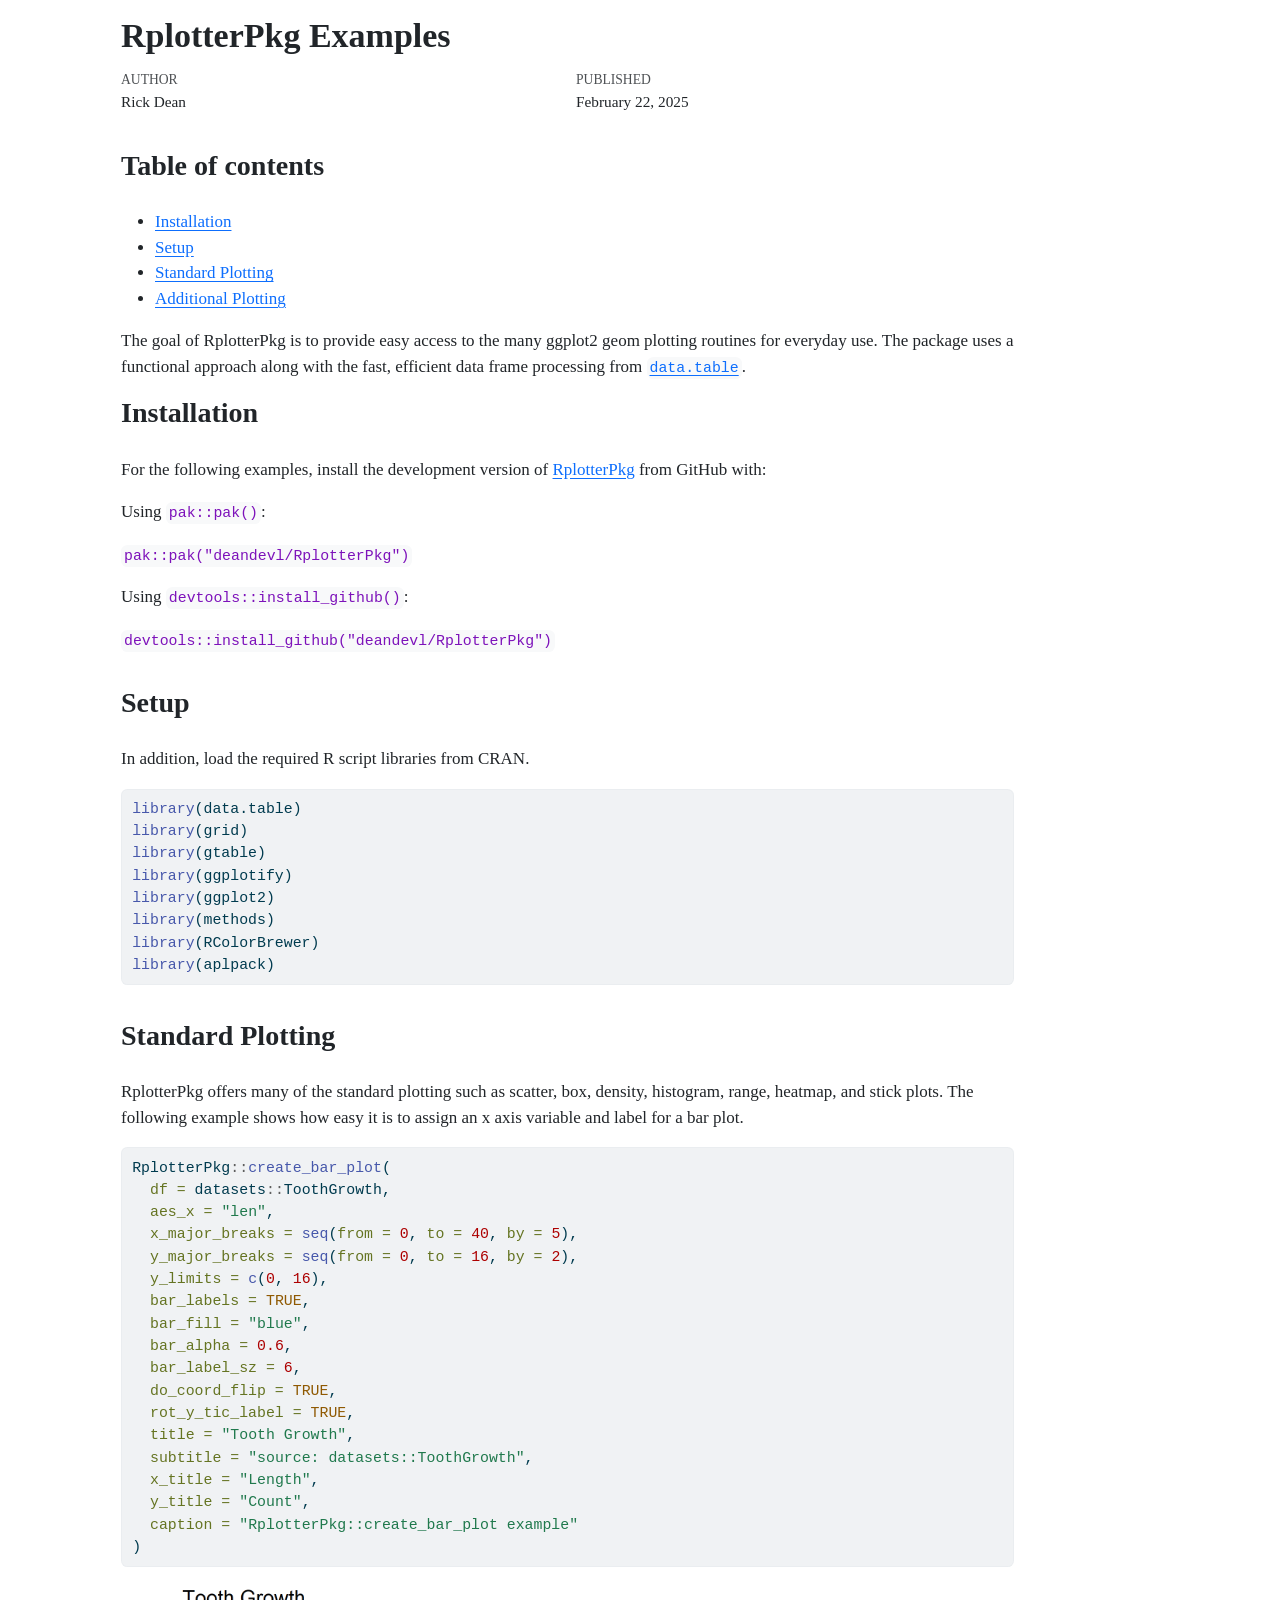
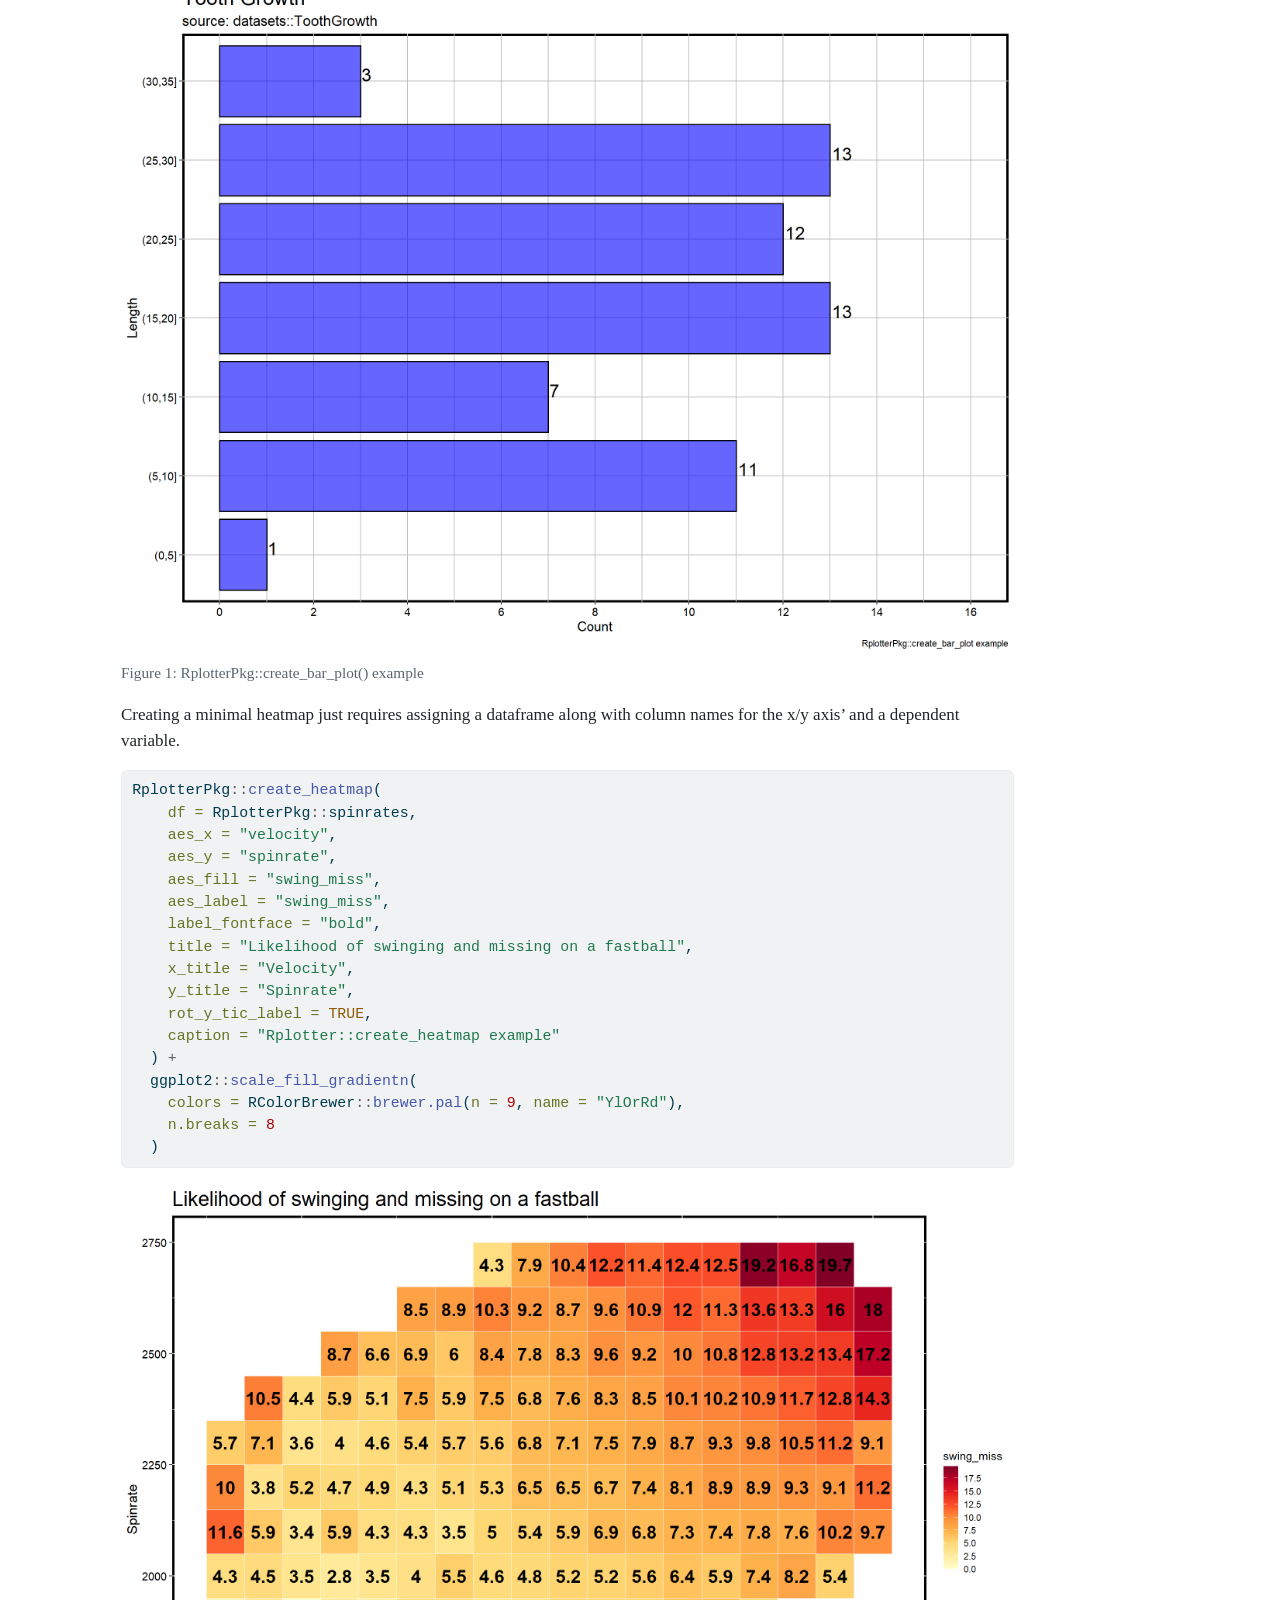
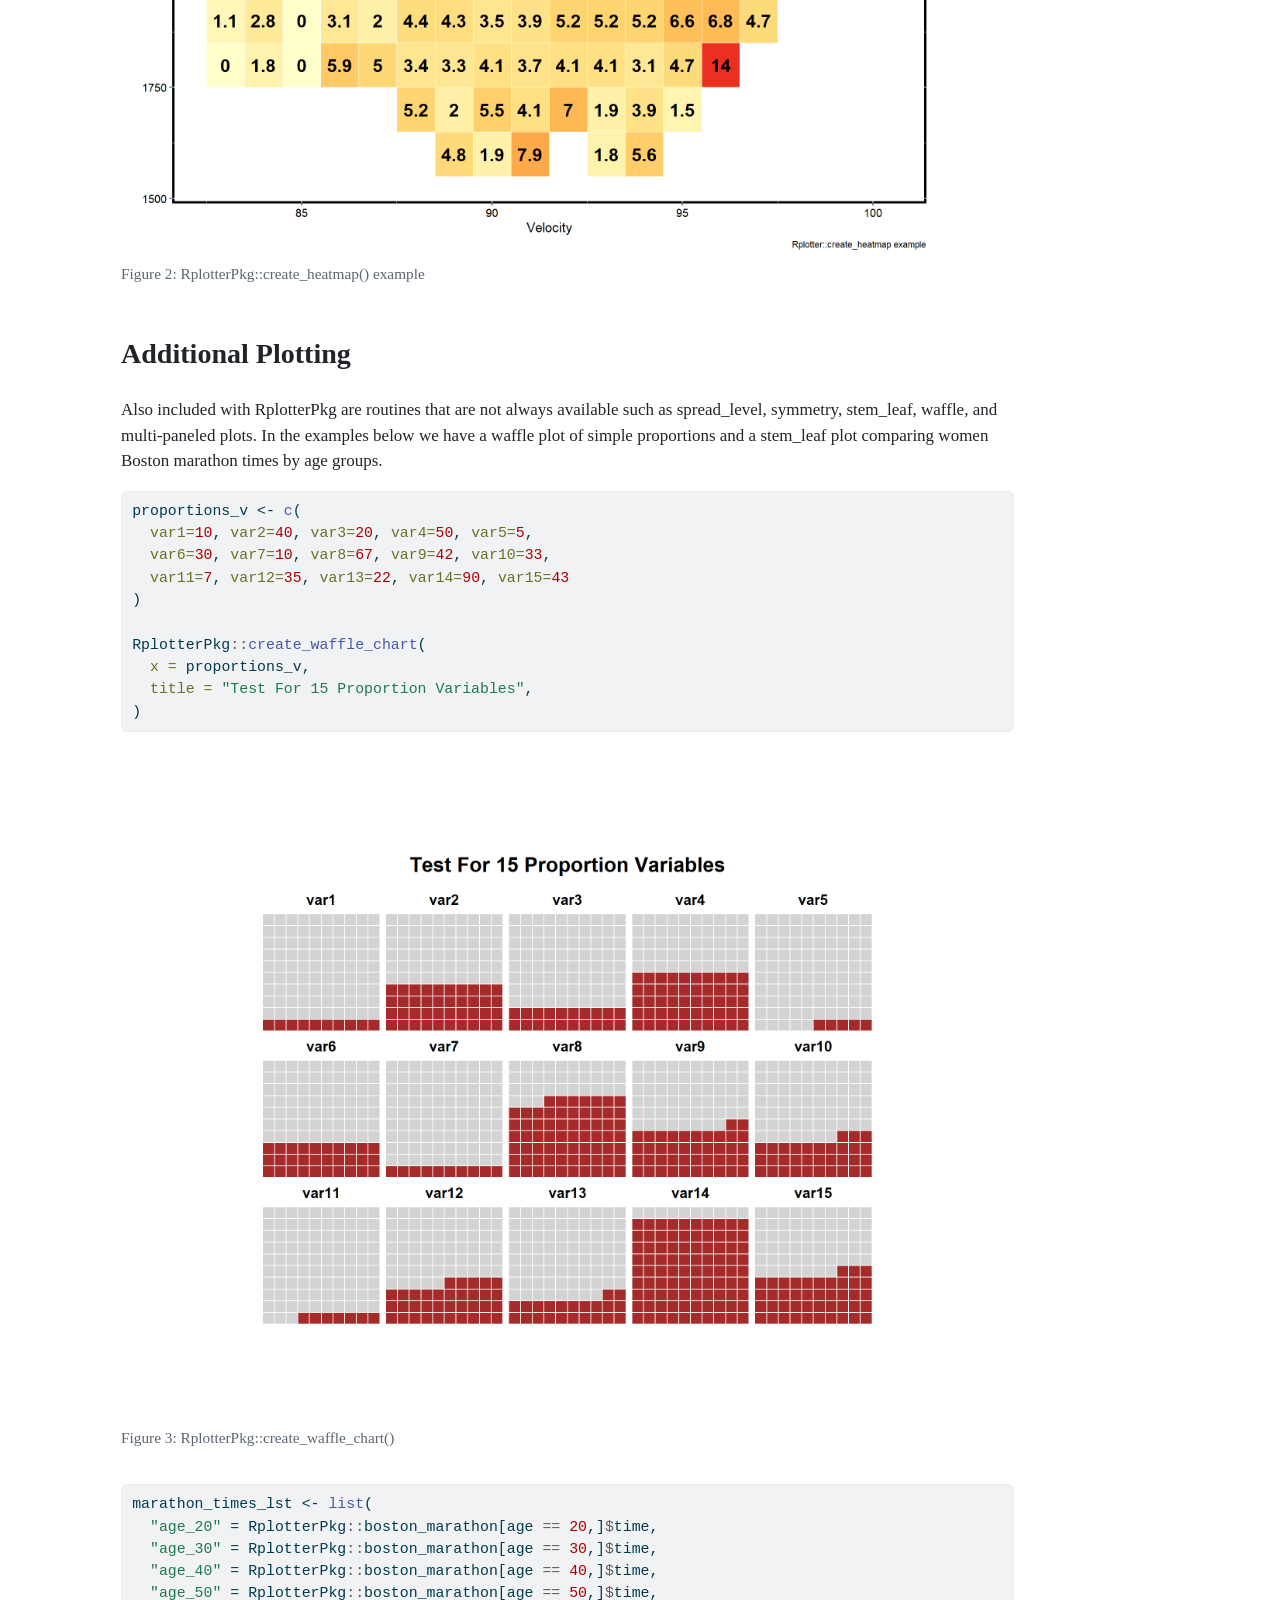
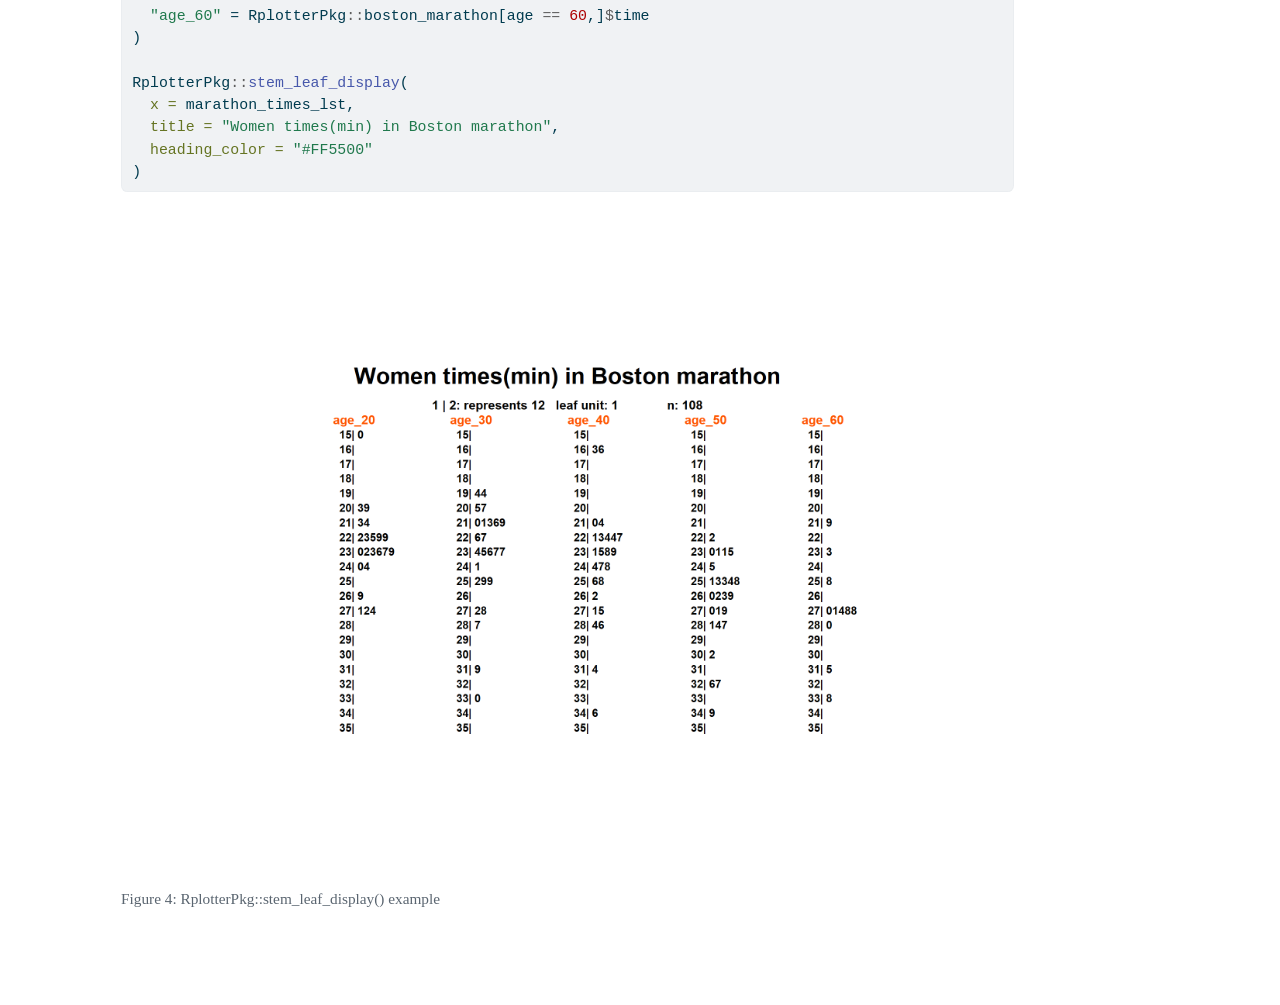
<file: index.html>
<!DOCTYPE html>
<html xmlns="http://www.w3.org/1999/xhtml" lang="en" xml:lang="en"><head>

<meta charset="utf-8">
<meta name="generator" content="quarto-1.6.39">

<meta name="viewport" content="width=device-width, initial-scale=1.0, user-scalable=yes">

<meta name="author" content="Rick Dean">
<meta name="dcterms.date" content="2025-02-22">

<title>RplotterPkg Examples</title>
<style>
code{white-space: pre-wrap;}
span.smallcaps{font-variant: small-caps;}
div.columns{display: flex; gap: min(4vw, 1.5em);}
div.column{flex: auto; overflow-x: auto;}
div.hanging-indent{margin-left: 1.5em; text-indent: -1.5em;}
ul.task-list{list-style: none;}
ul.task-list li input[type="checkbox"] {
  width: 0.8em;
  margin: 0 0.8em 0.2em -1em; /* quarto-specific, see https://github.com/quarto-dev/quarto-cli/issues/4556 */ 
  vertical-align: middle;
}
/* CSS for syntax highlighting */
pre > code.sourceCode { white-space: pre; position: relative; }
pre > code.sourceCode > span { line-height: 1.25; }
pre > code.sourceCode > span:empty { height: 1.2em; }
.sourceCode { overflow: visible; }
code.sourceCode > span { color: inherit; text-decoration: inherit; }
div.sourceCode { margin: 1em 0; }
pre.sourceCode { margin: 0; }
@media screen {
div.sourceCode { overflow: auto; }
}
@media print {
pre > code.sourceCode { white-space: pre-wrap; }
pre > code.sourceCode > span { display: inline-block; text-indent: -5em; padding-left: 5em; }
}
pre.numberSource code
  { counter-reset: source-line 0; }
pre.numberSource code > span
  { position: relative; left: -4em; counter-increment: source-line; }
pre.numberSource code > span > a:first-child::before
  { content: counter(source-line);
    position: relative; left: -1em; text-align: right; vertical-align: baseline;
    border: none; display: inline-block;
    -webkit-touch-callout: none; -webkit-user-select: none;
    -khtml-user-select: none; -moz-user-select: none;
    -ms-user-select: none; user-select: none;
    padding: 0 4px; width: 4em;
  }
pre.numberSource { margin-left: 3em;  padding-left: 4px; }
div.sourceCode
  {   }
@media screen {
pre > code.sourceCode > span > a:first-child::before { text-decoration: underline; }
}
</style>


<script src="index_files/libs/clipboard/clipboard.min.js"></script>
<script src="index_files/libs/quarto-html/quarto.js"></script>
<script src="index_files/libs/quarto-html/popper.min.js"></script>
<script src="index_files/libs/quarto-html/tippy.umd.min.js"></script>
<script src="index_files/libs/quarto-html/anchor.min.js"></script>
<link href="index_files/libs/quarto-html/tippy.css" rel="stylesheet">
<link href="index_files/libs/quarto-html/quarto-syntax-highlighting-e26003cea8cd680ca0c55a263523d882.css" rel="stylesheet" id="quarto-text-highlighting-styles">
<script src="index_files/libs/bootstrap/bootstrap.min.js"></script>
<link href="index_files/libs/bootstrap/bootstrap-icons.css" rel="stylesheet">
<link href="index_files/libs/bootstrap/bootstrap-22c2c57537bf7b0b6388d73423d22c46.min.css" rel="stylesheet" append-hash="true" id="quarto-bootstrap" data-mode="light">


</head>

<body>

<div id="quarto-content" class="page-columns page-rows-contents page-layout-article">
<div id="quarto-margin-sidebar" class="sidebar margin-sidebar zindex-bottom">
</div>
<main class="content" id="quarto-document-content">

<header id="title-block-header" class="quarto-title-block default">
<div class="quarto-title">
<h1 class="title">RplotterPkg Examples</h1>
</div>



<div class="quarto-title-meta">

    <div>
    <div class="quarto-title-meta-heading">Author</div>
    <div class="quarto-title-meta-contents">
             <p>Rick Dean </p>
          </div>
  </div>
    
    <div>
    <div class="quarto-title-meta-heading">Published</div>
    <div class="quarto-title-meta-contents">
      <p class="date">February 22, 2025</p>
    </div>
  </div>
  
    
  </div>
  


</header>

<nav id="TOC" role="doc-toc">
    <h2 id="toc-title">Table of contents</h2>
   
  <ul>
  <li><a href="#installation" id="toc-installation">Installation</a></li>
  <li><a href="#setup" id="toc-setup">Setup</a></li>
  <li><a href="#standard-plotting" id="toc-standard-plotting">Standard Plotting</a></li>
  <li><a href="#additional-plotting" id="toc-additional-plotting">Additional Plotting</a></li>
  </ul>
</nav>
<p>The goal of RplotterPkg is to provide easy access to the many ggplot2 geom plotting routines for everyday use. The package uses a functional approach along with the fast, efficient data frame processing from <a href="https://github.com/Rdatatable/data.table" title="data.table github"><code>data.table</code></a>.</p>
<section id="installation" class="level2">
<h2 class="anchored" data-anchor-id="installation">Installation</h2>
<p>For the following examples, install the development version of <a href="https://github.com/deandevl/RplotterPkg">RplotterPkg</a> from GitHub with:</p>
<p>Using <code>pak::pak()</code>:</p>
<p><code>pak::pak("deandevl/RplotterPkg")</code></p>
<p>Using <code>devtools::install_github()</code>:</p>
<p><code>devtools::install_github("deandevl/RplotterPkg")</code></p>
</section>
<section id="setup" class="level2">
<h2 class="anchored" data-anchor-id="setup">Setup</h2>
<p>In addition, load the required R script libraries from CRAN.</p>
<div class="cell">
<div class="sourceCode cell-code" id="cb1"><pre class="sourceCode r code-with-copy"><code class="sourceCode r"><span id="cb1-1"><a href="#cb1-1" aria-hidden="true" tabindex="-1"></a><span class="fu">library</span>(data.table)</span>
<span id="cb1-2"><a href="#cb1-2" aria-hidden="true" tabindex="-1"></a><span class="fu">library</span>(grid)</span>
<span id="cb1-3"><a href="#cb1-3" aria-hidden="true" tabindex="-1"></a><span class="fu">library</span>(gtable)</span>
<span id="cb1-4"><a href="#cb1-4" aria-hidden="true" tabindex="-1"></a><span class="fu">library</span>(ggplotify)</span>
<span id="cb1-5"><a href="#cb1-5" aria-hidden="true" tabindex="-1"></a><span class="fu">library</span>(ggplot2)</span>
<span id="cb1-6"><a href="#cb1-6" aria-hidden="true" tabindex="-1"></a><span class="fu">library</span>(methods)</span>
<span id="cb1-7"><a href="#cb1-7" aria-hidden="true" tabindex="-1"></a><span class="fu">library</span>(RColorBrewer)</span>
<span id="cb1-8"><a href="#cb1-8" aria-hidden="true" tabindex="-1"></a><span class="fu">library</span>(aplpack)</span></code><button title="Copy to Clipboard" class="code-copy-button"><i class="bi"></i></button></pre></div>
</div>
</section>
<section id="standard-plotting" class="level2">
<h2 class="anchored" data-anchor-id="standard-plotting">Standard Plotting</h2>
<p>RplotterPkg offers many of the standard plotting such as scatter, box, density, histogram, range, heatmap, and stick plots. The following example shows how easy it is to assign an x axis variable and label for a bar plot.</p>
<div class="cell">
<div class="sourceCode cell-code" id="cb2"><pre class="sourceCode r code-with-copy"><code class="sourceCode r"><span id="cb2-1"><a href="#cb2-1" aria-hidden="true" tabindex="-1"></a>RplotterPkg<span class="sc">::</span><span class="fu">create_bar_plot</span>(</span>
<span id="cb2-2"><a href="#cb2-2" aria-hidden="true" tabindex="-1"></a>  <span class="at">df =</span> datasets<span class="sc">::</span>ToothGrowth,</span>
<span id="cb2-3"><a href="#cb2-3" aria-hidden="true" tabindex="-1"></a>  <span class="at">aes_x =</span> <span class="st">"len"</span>,</span>
<span id="cb2-4"><a href="#cb2-4" aria-hidden="true" tabindex="-1"></a>  <span class="at">x_major_breaks =</span> <span class="fu">seq</span>(<span class="at">from =</span> <span class="dv">0</span>, <span class="at">to =</span> <span class="dv">40</span>, <span class="at">by =</span> <span class="dv">5</span>),</span>
<span id="cb2-5"><a href="#cb2-5" aria-hidden="true" tabindex="-1"></a>  <span class="at">y_major_breaks =</span> <span class="fu">seq</span>(<span class="at">from =</span> <span class="dv">0</span>, <span class="at">to =</span> <span class="dv">16</span>, <span class="at">by =</span> <span class="dv">2</span>),</span>
<span id="cb2-6"><a href="#cb2-6" aria-hidden="true" tabindex="-1"></a>  <span class="at">y_limits =</span> <span class="fu">c</span>(<span class="dv">0</span>, <span class="dv">16</span>),</span>
<span id="cb2-7"><a href="#cb2-7" aria-hidden="true" tabindex="-1"></a>  <span class="at">bar_labels =</span> <span class="cn">TRUE</span>,</span>
<span id="cb2-8"><a href="#cb2-8" aria-hidden="true" tabindex="-1"></a>  <span class="at">bar_fill =</span> <span class="st">"blue"</span>,</span>
<span id="cb2-9"><a href="#cb2-9" aria-hidden="true" tabindex="-1"></a>  <span class="at">bar_alpha =</span> <span class="fl">0.6</span>,</span>
<span id="cb2-10"><a href="#cb2-10" aria-hidden="true" tabindex="-1"></a>  <span class="at">bar_label_sz =</span> <span class="dv">6</span>,</span>
<span id="cb2-11"><a href="#cb2-11" aria-hidden="true" tabindex="-1"></a>  <span class="at">do_coord_flip =</span> <span class="cn">TRUE</span>,</span>
<span id="cb2-12"><a href="#cb2-12" aria-hidden="true" tabindex="-1"></a>  <span class="at">rot_y_tic_label =</span> <span class="cn">TRUE</span>,</span>
<span id="cb2-13"><a href="#cb2-13" aria-hidden="true" tabindex="-1"></a>  <span class="at">title =</span> <span class="st">"Tooth Growth"</span>,</span>
<span id="cb2-14"><a href="#cb2-14" aria-hidden="true" tabindex="-1"></a>  <span class="at">subtitle =</span> <span class="st">"source: datasets::ToothGrowth"</span>,</span>
<span id="cb2-15"><a href="#cb2-15" aria-hidden="true" tabindex="-1"></a>  <span class="at">x_title =</span> <span class="st">"Length"</span>,</span>
<span id="cb2-16"><a href="#cb2-16" aria-hidden="true" tabindex="-1"></a>  <span class="at">y_title =</span> <span class="st">"Count"</span>,</span>
<span id="cb2-17"><a href="#cb2-17" aria-hidden="true" tabindex="-1"></a>  <span class="at">caption =</span> <span class="st">"RplotterPkg::create_bar_plot example"</span></span>
<span id="cb2-18"><a href="#cb2-18" aria-hidden="true" tabindex="-1"></a>)</span></code><button title="Copy to Clipboard" class="code-copy-button"><i class="bi"></i></button></pre></div>
<div class="cell-output-display">
<div class="quarto-figure quarto-figure-center">
<figure class="figure">
<p><img src="index_files/figure-html/unnamed-chunk-2-1.png" class="img-fluid figure-img" width="1152"></p>
<figcaption>Figure 1: RplotterPkg::create_bar_plot() example</figcaption>
</figure>
</div>
</div>
</div>
<p>Creating a minimal heatmap just requires assigning a dataframe along with column names for the x/y axis’ and a dependent variable.</p>
<div class="cell">
<div class="sourceCode cell-code" id="cb3"><pre class="sourceCode r code-with-copy"><code class="sourceCode r"><span id="cb3-1"><a href="#cb3-1" aria-hidden="true" tabindex="-1"></a>RplotterPkg<span class="sc">::</span><span class="fu">create_heatmap</span>(</span>
<span id="cb3-2"><a href="#cb3-2" aria-hidden="true" tabindex="-1"></a>    <span class="at">df =</span> RplotterPkg<span class="sc">::</span>spinrates,</span>
<span id="cb3-3"><a href="#cb3-3" aria-hidden="true" tabindex="-1"></a>    <span class="at">aes_x =</span> <span class="st">"velocity"</span>,</span>
<span id="cb3-4"><a href="#cb3-4" aria-hidden="true" tabindex="-1"></a>    <span class="at">aes_y =</span> <span class="st">"spinrate"</span>,</span>
<span id="cb3-5"><a href="#cb3-5" aria-hidden="true" tabindex="-1"></a>    <span class="at">aes_fill =</span> <span class="st">"swing_miss"</span>,</span>
<span id="cb3-6"><a href="#cb3-6" aria-hidden="true" tabindex="-1"></a>    <span class="at">aes_label =</span> <span class="st">"swing_miss"</span>,</span>
<span id="cb3-7"><a href="#cb3-7" aria-hidden="true" tabindex="-1"></a>    <span class="at">label_fontface =</span> <span class="st">"bold"</span>,</span>
<span id="cb3-8"><a href="#cb3-8" aria-hidden="true" tabindex="-1"></a>    <span class="at">title =</span> <span class="st">"Likelihood of swinging and missing on a fastball"</span>,</span>
<span id="cb3-9"><a href="#cb3-9" aria-hidden="true" tabindex="-1"></a>    <span class="at">x_title =</span> <span class="st">"Velocity"</span>,</span>
<span id="cb3-10"><a href="#cb3-10" aria-hidden="true" tabindex="-1"></a>    <span class="at">y_title =</span> <span class="st">"Spinrate"</span>,</span>
<span id="cb3-11"><a href="#cb3-11" aria-hidden="true" tabindex="-1"></a>    <span class="at">rot_y_tic_label =</span> <span class="cn">TRUE</span>,</span>
<span id="cb3-12"><a href="#cb3-12" aria-hidden="true" tabindex="-1"></a>    <span class="at">caption =</span> <span class="st">"Rplotter::create_heatmap example"</span></span>
<span id="cb3-13"><a href="#cb3-13" aria-hidden="true" tabindex="-1"></a>  ) <span class="sc">+</span></span>
<span id="cb3-14"><a href="#cb3-14" aria-hidden="true" tabindex="-1"></a>  ggplot2<span class="sc">::</span><span class="fu">scale_fill_gradientn</span>(</span>
<span id="cb3-15"><a href="#cb3-15" aria-hidden="true" tabindex="-1"></a>    <span class="at">colors =</span> RColorBrewer<span class="sc">::</span><span class="fu">brewer.pal</span>(<span class="at">n =</span> <span class="dv">9</span>, <span class="at">name =</span> <span class="st">"YlOrRd"</span>),</span>
<span id="cb3-16"><a href="#cb3-16" aria-hidden="true" tabindex="-1"></a>    <span class="at">n.breaks =</span> <span class="dv">8</span></span>
<span id="cb3-17"><a href="#cb3-17" aria-hidden="true" tabindex="-1"></a>  ) </span></code><button title="Copy to Clipboard" class="code-copy-button"><i class="bi"></i></button></pre></div>
<div class="cell-output-display">
<div class="quarto-figure quarto-figure-center">
<figure class="figure">
<p><img src="index_files/figure-html/unnamed-chunk-3-1.png" class="img-fluid figure-img" width="1152"></p>
<figcaption>Figure 2: RplotterPkg::create_heatmap() example</figcaption>
</figure>
</div>
</div>
</div>
</section>
<section id="additional-plotting" class="level2">
<h2 class="anchored" data-anchor-id="additional-plotting">Additional Plotting</h2>
<p>Also included with RplotterPkg are routines that are not always available such as spread_level, symmetry, stem_leaf, waffle, and multi-paneled plots. In the examples below we have a waffle plot of simple proportions and a stem_leaf plot comparing women Boston marathon times by age groups.</p>
<div class="cell">
<div class="sourceCode cell-code" id="cb4"><pre class="sourceCode r code-with-copy"><code class="sourceCode r"><span id="cb4-1"><a href="#cb4-1" aria-hidden="true" tabindex="-1"></a>proportions_v <span class="ot">&lt;-</span> <span class="fu">c</span>(</span>
<span id="cb4-2"><a href="#cb4-2" aria-hidden="true" tabindex="-1"></a>  <span class="at">var1=</span><span class="dv">10</span>, <span class="at">var2=</span><span class="dv">40</span>, <span class="at">var3=</span><span class="dv">20</span>, <span class="at">var4=</span><span class="dv">50</span>, <span class="at">var5=</span><span class="dv">5</span>,</span>
<span id="cb4-3"><a href="#cb4-3" aria-hidden="true" tabindex="-1"></a>  <span class="at">var6=</span><span class="dv">30</span>, <span class="at">var7=</span><span class="dv">10</span>, <span class="at">var8=</span><span class="dv">67</span>, <span class="at">var9=</span><span class="dv">42</span>, <span class="at">var10=</span><span class="dv">33</span>,</span>
<span id="cb4-4"><a href="#cb4-4" aria-hidden="true" tabindex="-1"></a>  <span class="at">var11=</span><span class="dv">7</span>, <span class="at">var12=</span><span class="dv">35</span>, <span class="at">var13=</span><span class="dv">22</span>, <span class="at">var14=</span><span class="dv">90</span>, <span class="at">var15=</span><span class="dv">43</span></span>
<span id="cb4-5"><a href="#cb4-5" aria-hidden="true" tabindex="-1"></a>)</span>
<span id="cb4-6"><a href="#cb4-6" aria-hidden="true" tabindex="-1"></a></span>
<span id="cb4-7"><a href="#cb4-7" aria-hidden="true" tabindex="-1"></a>RplotterPkg<span class="sc">::</span><span class="fu">create_waffle_chart</span>(</span>
<span id="cb4-8"><a href="#cb4-8" aria-hidden="true" tabindex="-1"></a>  <span class="at">x =</span> proportions_v,</span>
<span id="cb4-9"><a href="#cb4-9" aria-hidden="true" tabindex="-1"></a>  <span class="at">title =</span> <span class="st">"Test For 15 Proportion Variables"</span>,</span>
<span id="cb4-10"><a href="#cb4-10" aria-hidden="true" tabindex="-1"></a>)</span></code><button title="Copy to Clipboard" class="code-copy-button"><i class="bi"></i></button></pre></div>
<div class="cell-output-display">
<div class="quarto-figure quarto-figure-center">
<figure class="figure">
<p><img src="index_files/figure-html/unnamed-chunk-4-1.png" class="img-fluid figure-img" width="1152"></p>
<figcaption>Figure 3: RplotterPkg::create_waffle_chart()</figcaption>
</figure>
</div>
</div>
</div>
<div class="cell">
<div class="sourceCode cell-code" id="cb5"><pre class="sourceCode r code-with-copy"><code class="sourceCode r"><span id="cb5-1"><a href="#cb5-1" aria-hidden="true" tabindex="-1"></a>marathon_times_lst <span class="ot">&lt;-</span> <span class="fu">list</span>(</span>
<span id="cb5-2"><a href="#cb5-2" aria-hidden="true" tabindex="-1"></a>  <span class="st">"age_20"</span> <span class="ot">=</span> RplotterPkg<span class="sc">::</span>boston_marathon[age <span class="sc">==</span> <span class="dv">20</span>,]<span class="sc">$</span>time,</span>
<span id="cb5-3"><a href="#cb5-3" aria-hidden="true" tabindex="-1"></a>  <span class="st">"age_30"</span> <span class="ot">=</span> RplotterPkg<span class="sc">::</span>boston_marathon[age <span class="sc">==</span> <span class="dv">30</span>,]<span class="sc">$</span>time,</span>
<span id="cb5-4"><a href="#cb5-4" aria-hidden="true" tabindex="-1"></a>  <span class="st">"age_40"</span> <span class="ot">=</span> RplotterPkg<span class="sc">::</span>boston_marathon[age <span class="sc">==</span> <span class="dv">40</span>,]<span class="sc">$</span>time,</span>
<span id="cb5-5"><a href="#cb5-5" aria-hidden="true" tabindex="-1"></a>  <span class="st">"age_50"</span> <span class="ot">=</span> RplotterPkg<span class="sc">::</span>boston_marathon[age <span class="sc">==</span> <span class="dv">50</span>,]<span class="sc">$</span>time,</span>
<span id="cb5-6"><a href="#cb5-6" aria-hidden="true" tabindex="-1"></a>  <span class="st">"age_60"</span> <span class="ot">=</span> RplotterPkg<span class="sc">::</span>boston_marathon[age <span class="sc">==</span> <span class="dv">60</span>,]<span class="sc">$</span>time</span>
<span id="cb5-7"><a href="#cb5-7" aria-hidden="true" tabindex="-1"></a>)</span>
<span id="cb5-8"><a href="#cb5-8" aria-hidden="true" tabindex="-1"></a></span>
<span id="cb5-9"><a href="#cb5-9" aria-hidden="true" tabindex="-1"></a>RplotterPkg<span class="sc">::</span><span class="fu">stem_leaf_display</span>(</span>
<span id="cb5-10"><a href="#cb5-10" aria-hidden="true" tabindex="-1"></a>  <span class="at">x =</span> marathon_times_lst,</span>
<span id="cb5-11"><a href="#cb5-11" aria-hidden="true" tabindex="-1"></a>  <span class="at">title =</span> <span class="st">"Women times(min) in Boston marathon"</span>,</span>
<span id="cb5-12"><a href="#cb5-12" aria-hidden="true" tabindex="-1"></a>  <span class="at">heading_color =</span> <span class="st">"#FF5500"</span></span>
<span id="cb5-13"><a href="#cb5-13" aria-hidden="true" tabindex="-1"></a>)</span></code><button title="Copy to Clipboard" class="code-copy-button"><i class="bi"></i></button></pre></div>
<div class="cell-output-display">
<div class="quarto-figure quarto-figure-center">
<figure class="figure">
<p><img src="index_files/figure-html/unnamed-chunk-5-1.png" class="img-fluid figure-img" width="1152"></p>
<figcaption>Figure 4: RplotterPkg::stem_leaf_display() example</figcaption>
</figure>
</div>
</div>
</div>
</section>

</main>
<!-- /main column -->
<script id="quarto-html-after-body" type="application/javascript">
window.document.addEventListener("DOMContentLoaded", function (event) {
  const toggleBodyColorMode = (bsSheetEl) => {
    const mode = bsSheetEl.getAttribute("data-mode");
    const bodyEl = window.document.querySelector("body");
    if (mode === "dark") {
      bodyEl.classList.add("quarto-dark");
      bodyEl.classList.remove("quarto-light");
    } else {
      bodyEl.classList.add("quarto-light");
      bodyEl.classList.remove("quarto-dark");
    }
  }
  const toggleBodyColorPrimary = () => {
    const bsSheetEl = window.document.querySelector("link#quarto-bootstrap");
    if (bsSheetEl) {
      toggleBodyColorMode(bsSheetEl);
    }
  }
  toggleBodyColorPrimary();  
  const icon = "";
  const anchorJS = new window.AnchorJS();
  anchorJS.options = {
    placement: 'right',
    icon: icon
  };
  anchorJS.add('.anchored');
  const isCodeAnnotation = (el) => {
    for (const clz of el.classList) {
      if (clz.startsWith('code-annotation-')) {                     
        return true;
      }
    }
    return false;
  }
  const onCopySuccess = function(e) {
    // button target
    const button = e.trigger;
    // don't keep focus
    button.blur();
    // flash "checked"
    button.classList.add('code-copy-button-checked');
    var currentTitle = button.getAttribute("title");
    button.setAttribute("title", "Copied!");
    let tooltip;
    if (window.bootstrap) {
      button.setAttribute("data-bs-toggle", "tooltip");
      button.setAttribute("data-bs-placement", "left");
      button.setAttribute("data-bs-title", "Copied!");
      tooltip = new bootstrap.Tooltip(button, 
        { trigger: "manual", 
          customClass: "code-copy-button-tooltip",
          offset: [0, -8]});
      tooltip.show();    
    }
    setTimeout(function() {
      if (tooltip) {
        tooltip.hide();
        button.removeAttribute("data-bs-title");
        button.removeAttribute("data-bs-toggle");
        button.removeAttribute("data-bs-placement");
      }
      button.setAttribute("title", currentTitle);
      button.classList.remove('code-copy-button-checked');
    }, 1000);
    // clear code selection
    e.clearSelection();
  }
  const getTextToCopy = function(trigger) {
      const codeEl = trigger.previousElementSibling.cloneNode(true);
      for (const childEl of codeEl.children) {
        if (isCodeAnnotation(childEl)) {
          childEl.remove();
        }
      }
      return codeEl.innerText;
  }
  const clipboard = new window.ClipboardJS('.code-copy-button:not([data-in-quarto-modal])', {
    text: getTextToCopy
  });
  clipboard.on('success', onCopySuccess);
  if (window.document.getElementById('quarto-embedded-source-code-modal')) {
    const clipboardModal = new window.ClipboardJS('.code-copy-button[data-in-quarto-modal]', {
      text: getTextToCopy,
      container: window.document.getElementById('quarto-embedded-source-code-modal')
    });
    clipboardModal.on('success', onCopySuccess);
  }
    var localhostRegex = new RegExp(/^(?:http|https):\/\/localhost\:?[0-9]*\//);
    var mailtoRegex = new RegExp(/^mailto:/);
      var filterRegex = new RegExp('/' + window.location.host + '/');
    var isInternal = (href) => {
        return filterRegex.test(href) || localhostRegex.test(href) || mailtoRegex.test(href);
    }
    // Inspect non-navigation links and adorn them if external
 	var links = window.document.querySelectorAll('a[href]:not(.nav-link):not(.navbar-brand):not(.toc-action):not(.sidebar-link):not(.sidebar-item-toggle):not(.pagination-link):not(.no-external):not([aria-hidden]):not(.dropdown-item):not(.quarto-navigation-tool):not(.about-link)');
    for (var i=0; i<links.length; i++) {
      const link = links[i];
      if (!isInternal(link.href)) {
        // undo the damage that might have been done by quarto-nav.js in the case of
        // links that we want to consider external
        if (link.dataset.originalHref !== undefined) {
          link.href = link.dataset.originalHref;
        }
      }
    }
  function tippyHover(el, contentFn, onTriggerFn, onUntriggerFn) {
    const config = {
      allowHTML: true,
      maxWidth: 500,
      delay: 100,
      arrow: false,
      appendTo: function(el) {
          return el.parentElement;
      },
      interactive: true,
      interactiveBorder: 10,
      theme: 'quarto',
      placement: 'bottom-start',
    };
    if (contentFn) {
      config.content = contentFn;
    }
    if (onTriggerFn) {
      config.onTrigger = onTriggerFn;
    }
    if (onUntriggerFn) {
      config.onUntrigger = onUntriggerFn;
    }
    window.tippy(el, config); 
  }
  const noterefs = window.document.querySelectorAll('a[role="doc-noteref"]');
  for (var i=0; i<noterefs.length; i++) {
    const ref = noterefs[i];
    tippyHover(ref, function() {
      // use id or data attribute instead here
      let href = ref.getAttribute('data-footnote-href') || ref.getAttribute('href');
      try { href = new URL(href).hash; } catch {}
      const id = href.replace(/^#\/?/, "");
      const note = window.document.getElementById(id);
      if (note) {
        return note.innerHTML;
      } else {
        return "";
      }
    });
  }
  const xrefs = window.document.querySelectorAll('a.quarto-xref');
  const processXRef = (id, note) => {
    // Strip column container classes
    const stripColumnClz = (el) => {
      el.classList.remove("page-full", "page-columns");
      if (el.children) {
        for (const child of el.children) {
          stripColumnClz(child);
        }
      }
    }
    stripColumnClz(note)
    if (id === null || id.startsWith('sec-')) {
      // Special case sections, only their first couple elements
      const container = document.createElement("div");
      if (note.children && note.children.length > 2) {
        container.appendChild(note.children[0].cloneNode(true));
        for (let i = 1; i < note.children.length; i++) {
          const child = note.children[i];
          if (child.tagName === "P" && child.innerText === "") {
            continue;
          } else {
            container.appendChild(child.cloneNode(true));
            break;
          }
        }
        if (window.Quarto?.typesetMath) {
          window.Quarto.typesetMath(container);
        }
        return container.innerHTML
      } else {
        if (window.Quarto?.typesetMath) {
          window.Quarto.typesetMath(note);
        }
        return note.innerHTML;
      }
    } else {
      // Remove any anchor links if they are present
      const anchorLink = note.querySelector('a.anchorjs-link');
      if (anchorLink) {
        anchorLink.remove();
      }
      if (window.Quarto?.typesetMath) {
        window.Quarto.typesetMath(note);
      }
      if (note.classList.contains("callout")) {
        return note.outerHTML;
      } else {
        return note.innerHTML;
      }
    }
  }
  for (var i=0; i<xrefs.length; i++) {
    const xref = xrefs[i];
    tippyHover(xref, undefined, function(instance) {
      instance.disable();
      let url = xref.getAttribute('href');
      let hash = undefined; 
      if (url.startsWith('#')) {
        hash = url;
      } else {
        try { hash = new URL(url).hash; } catch {}
      }
      if (hash) {
        const id = hash.replace(/^#\/?/, "");
        const note = window.document.getElementById(id);
        if (note !== null) {
          try {
            const html = processXRef(id, note.cloneNode(true));
            instance.setContent(html);
          } finally {
            instance.enable();
            instance.show();
          }
        } else {
          // See if we can fetch this
          fetch(url.split('#')[0])
          .then(res => res.text())
          .then(html => {
            const parser = new DOMParser();
            const htmlDoc = parser.parseFromString(html, "text/html");
            const note = htmlDoc.getElementById(id);
            if (note !== null) {
              const html = processXRef(id, note);
              instance.setContent(html);
            } 
          }).finally(() => {
            instance.enable();
            instance.show();
          });
        }
      } else {
        // See if we can fetch a full url (with no hash to target)
        // This is a special case and we should probably do some content thinning / targeting
        fetch(url)
        .then(res => res.text())
        .then(html => {
          const parser = new DOMParser();
          const htmlDoc = parser.parseFromString(html, "text/html");
          const note = htmlDoc.querySelector('main.content');
          if (note !== null) {
            // This should only happen for chapter cross references
            // (since there is no id in the URL)
            // remove the first header
            if (note.children.length > 0 && note.children[0].tagName === "HEADER") {
              note.children[0].remove();
            }
            const html = processXRef(null, note);
            instance.setContent(html);
          } 
        }).finally(() => {
          instance.enable();
          instance.show();
        });
      }
    }, function(instance) {
    });
  }
      let selectedAnnoteEl;
      const selectorForAnnotation = ( cell, annotation) => {
        let cellAttr = 'data-code-cell="' + cell + '"';
        let lineAttr = 'data-code-annotation="' +  annotation + '"';
        const selector = 'span[' + cellAttr + '][' + lineAttr + ']';
        return selector;
      }
      const selectCodeLines = (annoteEl) => {
        const doc = window.document;
        const targetCell = annoteEl.getAttribute("data-target-cell");
        const targetAnnotation = annoteEl.getAttribute("data-target-annotation");
        const annoteSpan = window.document.querySelector(selectorForAnnotation(targetCell, targetAnnotation));
        const lines = annoteSpan.getAttribute("data-code-lines").split(",");
        const lineIds = lines.map((line) => {
          return targetCell + "-" + line;
        })
        let top = null;
        let height = null;
        let parent = null;
        if (lineIds.length > 0) {
            //compute the position of the single el (top and bottom and make a div)
            const el = window.document.getElementById(lineIds[0]);
            top = el.offsetTop;
            height = el.offsetHeight;
            parent = el.parentElement.parentElement;
          if (lineIds.length > 1) {
            const lastEl = window.document.getElementById(lineIds[lineIds.length - 1]);
            const bottom = lastEl.offsetTop + lastEl.offsetHeight;
            height = bottom - top;
          }
          if (top !== null && height !== null && parent !== null) {
            // cook up a div (if necessary) and position it 
            let div = window.document.getElementById("code-annotation-line-highlight");
            if (div === null) {
              div = window.document.createElement("div");
              div.setAttribute("id", "code-annotation-line-highlight");
              div.style.position = 'absolute';
              parent.appendChild(div);
            }
            div.style.top = top - 2 + "px";
            div.style.height = height + 4 + "px";
            div.style.left = 0;
            let gutterDiv = window.document.getElementById("code-annotation-line-highlight-gutter");
            if (gutterDiv === null) {
              gutterDiv = window.document.createElement("div");
              gutterDiv.setAttribute("id", "code-annotation-line-highlight-gutter");
              gutterDiv.style.position = 'absolute';
              const codeCell = window.document.getElementById(targetCell);
              const gutter = codeCell.querySelector('.code-annotation-gutter');
              gutter.appendChild(gutterDiv);
            }
            gutterDiv.style.top = top - 2 + "px";
            gutterDiv.style.height = height + 4 + "px";
          }
          selectedAnnoteEl = annoteEl;
        }
      };
      const unselectCodeLines = () => {
        const elementsIds = ["code-annotation-line-highlight", "code-annotation-line-highlight-gutter"];
        elementsIds.forEach((elId) => {
          const div = window.document.getElementById(elId);
          if (div) {
            div.remove();
          }
        });
        selectedAnnoteEl = undefined;
      };
        // Handle positioning of the toggle
    window.addEventListener(
      "resize",
      throttle(() => {
        elRect = undefined;
        if (selectedAnnoteEl) {
          selectCodeLines(selectedAnnoteEl);
        }
      }, 10)
    );
    function throttle(fn, ms) {
    let throttle = false;
    let timer;
      return (...args) => {
        if(!throttle) { // first call gets through
            fn.apply(this, args);
            throttle = true;
        } else { // all the others get throttled
            if(timer) clearTimeout(timer); // cancel #2
            timer = setTimeout(() => {
              fn.apply(this, args);
              timer = throttle = false;
            }, ms);
        }
      };
    }
      // Attach click handler to the DT
      const annoteDls = window.document.querySelectorAll('dt[data-target-cell]');
      for (const annoteDlNode of annoteDls) {
        annoteDlNode.addEventListener('click', (event) => {
          const clickedEl = event.target;
          if (clickedEl !== selectedAnnoteEl) {
            unselectCodeLines();
            const activeEl = window.document.querySelector('dt[data-target-cell].code-annotation-active');
            if (activeEl) {
              activeEl.classList.remove('code-annotation-active');
            }
            selectCodeLines(clickedEl);
            clickedEl.classList.add('code-annotation-active');
          } else {
            // Unselect the line
            unselectCodeLines();
            clickedEl.classList.remove('code-annotation-active');
          }
        });
      }
  const findCites = (el) => {
    const parentEl = el.parentElement;
    if (parentEl) {
      const cites = parentEl.dataset.cites;
      if (cites) {
        return {
          el,
          cites: cites.split(' ')
        };
      } else {
        return findCites(el.parentElement)
      }
    } else {
      return undefined;
    }
  };
  var bibliorefs = window.document.querySelectorAll('a[role="doc-biblioref"]');
  for (var i=0; i<bibliorefs.length; i++) {
    const ref = bibliorefs[i];
    const citeInfo = findCites(ref);
    if (citeInfo) {
      tippyHover(citeInfo.el, function() {
        var popup = window.document.createElement('div');
        citeInfo.cites.forEach(function(cite) {
          var citeDiv = window.document.createElement('div');
          citeDiv.classList.add('hanging-indent');
          citeDiv.classList.add('csl-entry');
          var biblioDiv = window.document.getElementById('ref-' + cite);
          if (biblioDiv) {
            citeDiv.innerHTML = biblioDiv.innerHTML;
          }
          popup.appendChild(citeDiv);
        });
        return popup.innerHTML;
      });
    }
  }
});
</script>
</div> <!-- /content -->




</body></html>
</file>
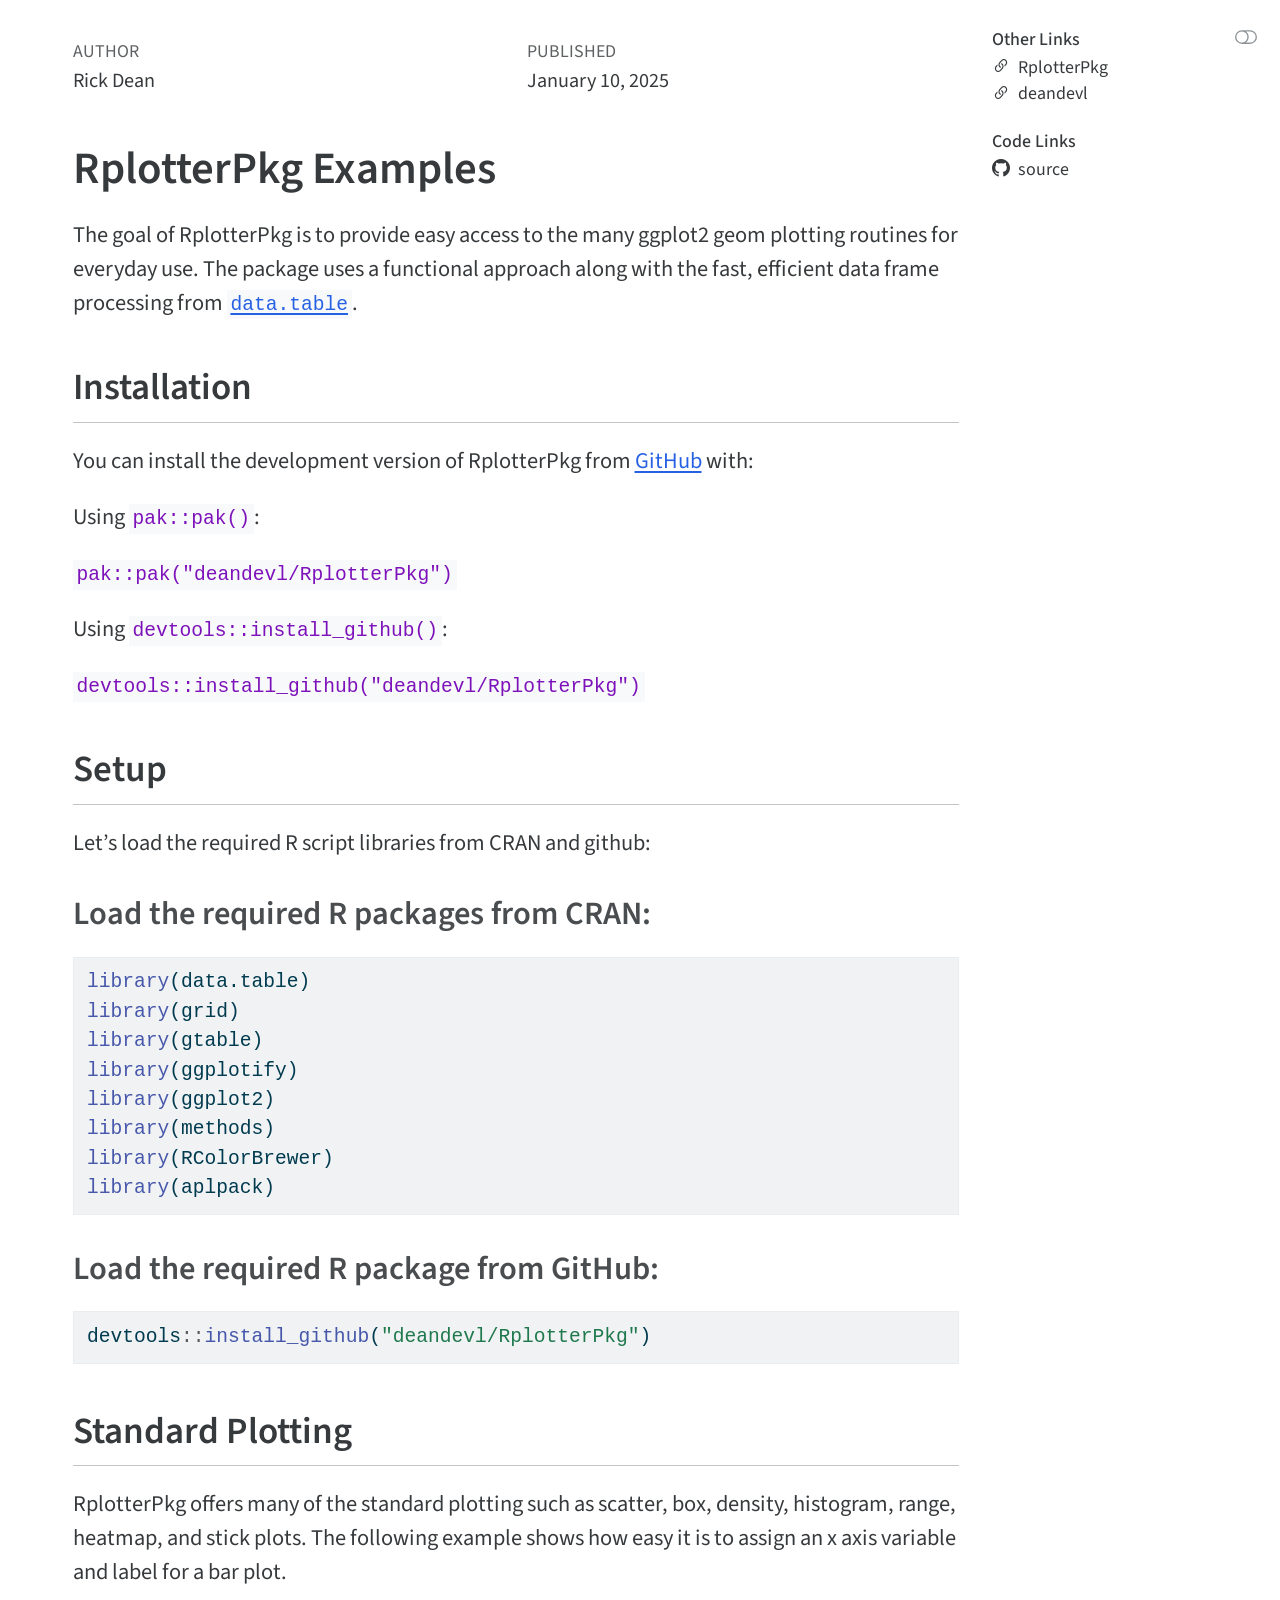
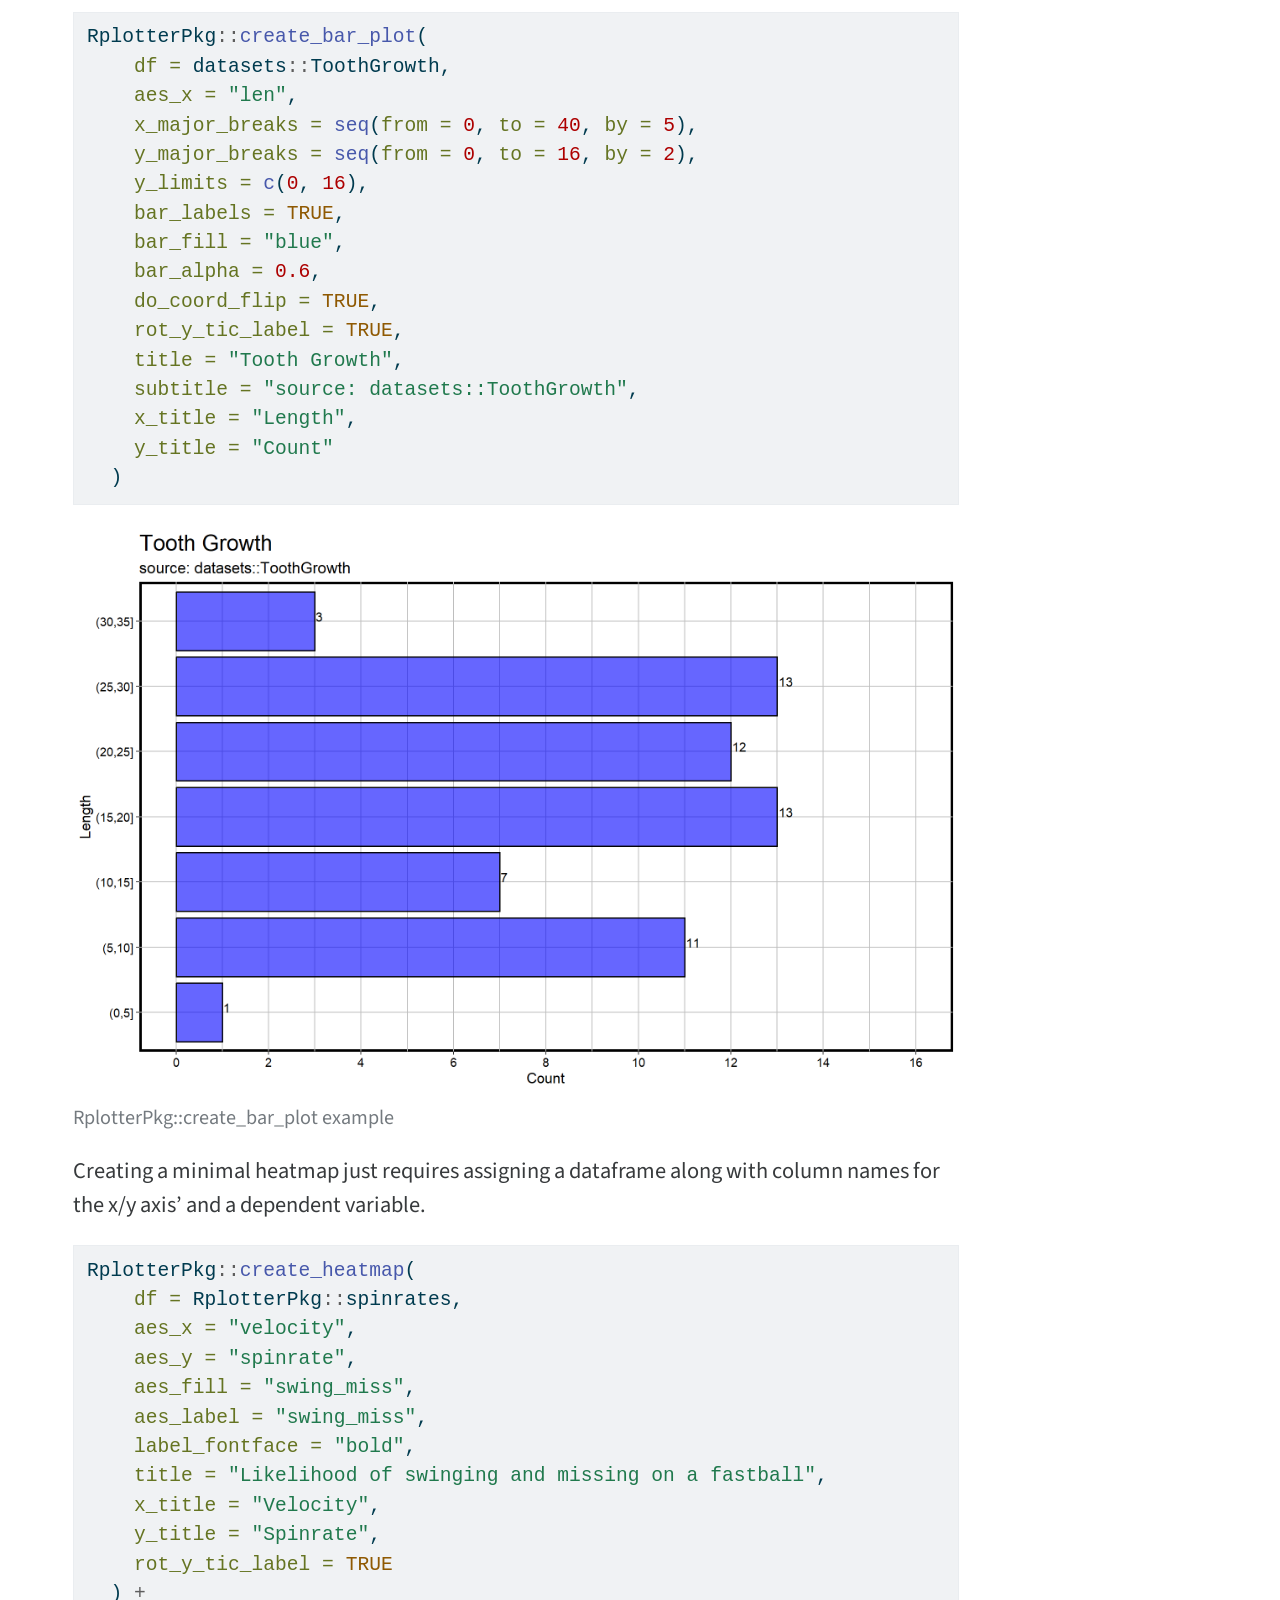
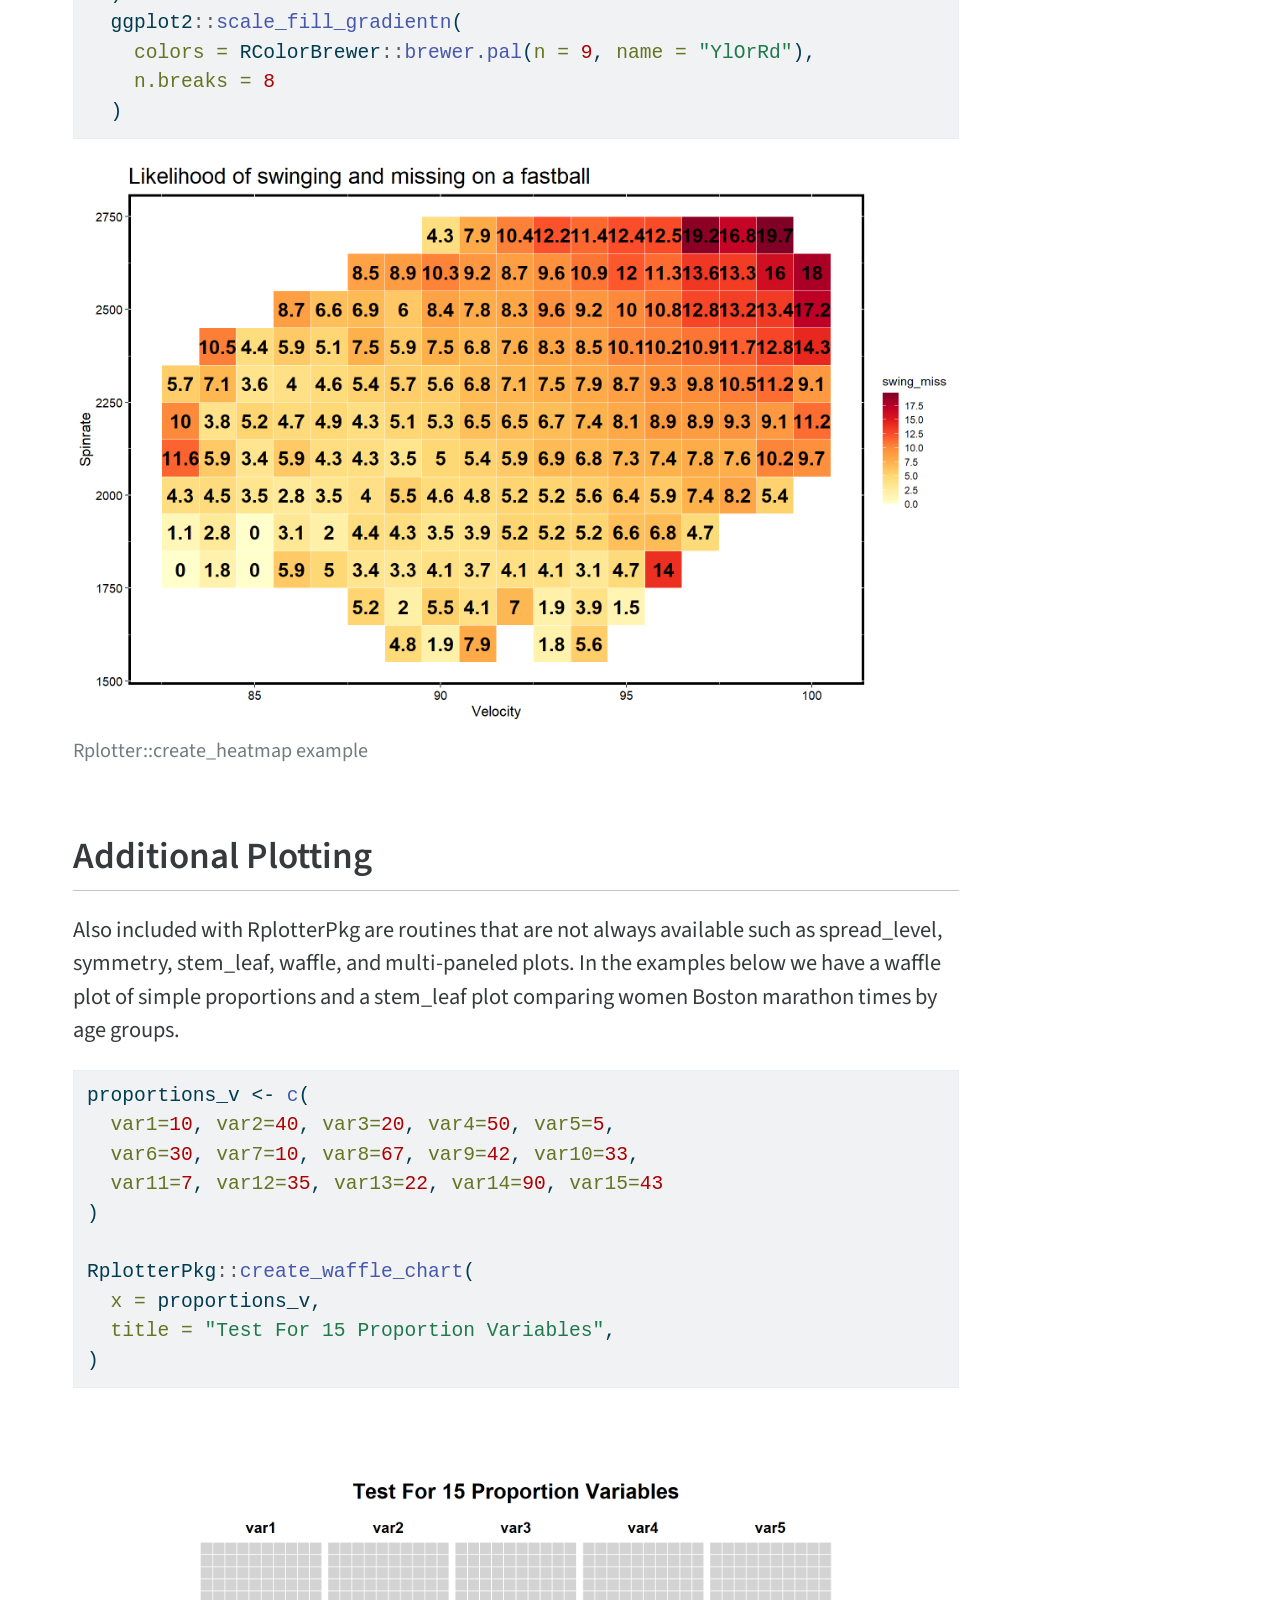
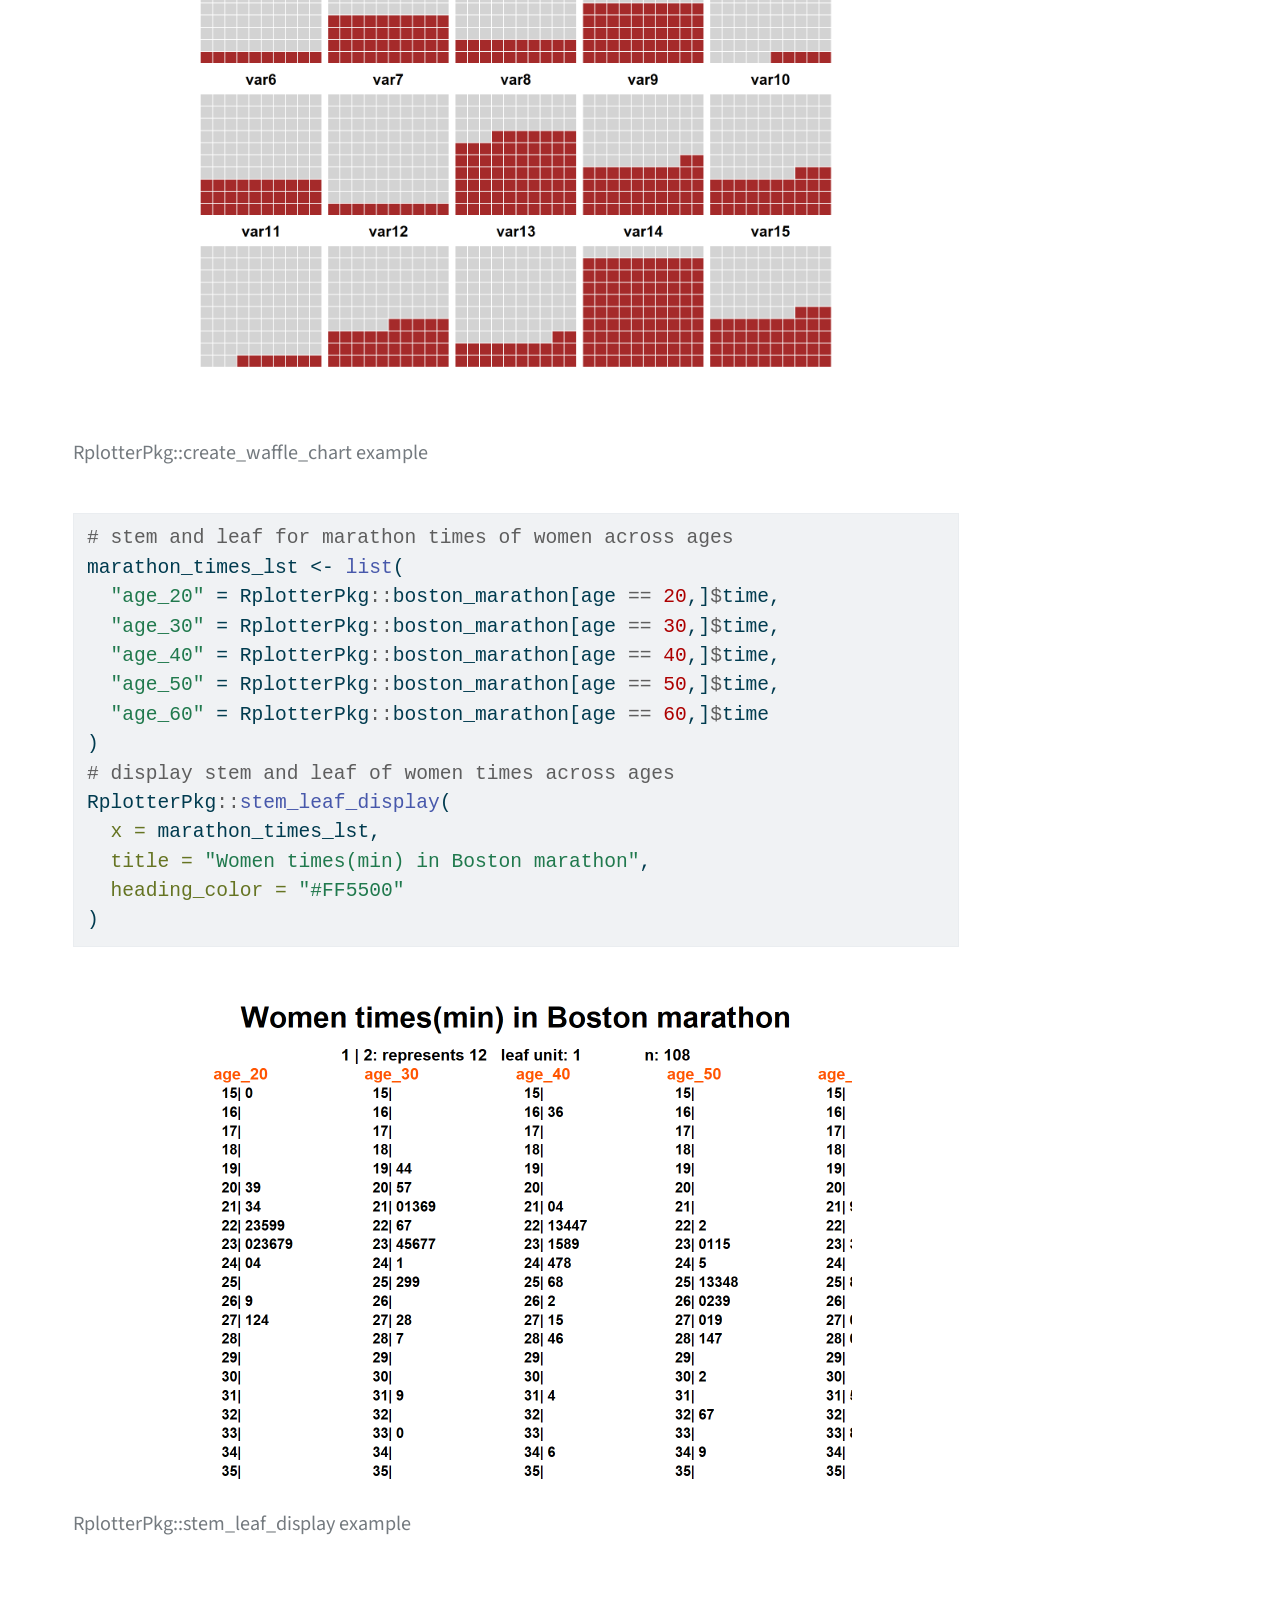
<file: output/index.html>
<!DOCTYPE html>
<html xmlns="http://www.w3.org/1999/xhtml" lang="en" xml:lang="en"><head>

<meta charset="utf-8">
<meta name="generator" content="quarto-1.6.39">

<meta name="viewport" content="width=device-width, initial-scale=1.0, user-scalable=yes">

<meta name="author" content="Rick Dean">
<meta name="dcterms.date" content="2025-01-10">

<title>index</title>
<style>
code{white-space: pre-wrap;}
span.smallcaps{font-variant: small-caps;}
div.columns{display: flex; gap: min(4vw, 1.5em);}
div.column{flex: auto; overflow-x: auto;}
div.hanging-indent{margin-left: 1.5em; text-indent: -1.5em;}
ul.task-list{list-style: none;}
ul.task-list li input[type="checkbox"] {
  width: 0.8em;
  margin: 0 0.8em 0.2em -1em; /* quarto-specific, see https://github.com/quarto-dev/quarto-cli/issues/4556 */ 
  vertical-align: middle;
}
/* CSS for syntax highlighting */
pre > code.sourceCode { white-space: pre; position: relative; }
pre > code.sourceCode > span { line-height: 1.25; }
pre > code.sourceCode > span:empty { height: 1.2em; }
.sourceCode { overflow: visible; }
code.sourceCode > span { color: inherit; text-decoration: inherit; }
div.sourceCode { margin: 1em 0; }
pre.sourceCode { margin: 0; }
@media screen {
div.sourceCode { overflow: auto; }
}
@media print {
pre > code.sourceCode { white-space: pre-wrap; }
pre > code.sourceCode > span { display: inline-block; text-indent: -5em; padding-left: 5em; }
}
pre.numberSource code
  { counter-reset: source-line 0; }
pre.numberSource code > span
  { position: relative; left: -4em; counter-increment: source-line; }
pre.numberSource code > span > a:first-child::before
  { content: counter(source-line);
    position: relative; left: -1em; text-align: right; vertical-align: baseline;
    border: none; display: inline-block;
    -webkit-touch-callout: none; -webkit-user-select: none;
    -khtml-user-select: none; -moz-user-select: none;
    -ms-user-select: none; user-select: none;
    padding: 0 4px; width: 4em;
  }
pre.numberSource { margin-left: 3em;  padding-left: 4px; }
div.sourceCode
  {   }
@media screen {
pre > code.sourceCode > span > a:first-child::before { text-decoration: underline; }
}
</style>


<script src="index_files/libs/clipboard/clipboard.min.js"></script>
<script src="index_files/libs/quarto-html/quarto.js"></script>
<script src="index_files/libs/quarto-html/popper.min.js"></script>
<script src="index_files/libs/quarto-html/tippy.umd.min.js"></script>
<script src="index_files/libs/quarto-html/anchor.min.js"></script>
<link href="index_files/libs/quarto-html/tippy.css" rel="stylesheet">
<link href="index_files/libs/quarto-html/quarto-syntax-highlighting-e26003cea8cd680ca0c55a263523d882.css" rel="stylesheet" class="quarto-color-scheme" id="quarto-text-highlighting-styles">
<link href="index_files/libs/quarto-html/quarto-syntax-highlighting-dark-d166b450ba5a8e9f7a0ab969bf6592c1.css" rel="prefetch" class="quarto-color-scheme quarto-color-alternate" id="quarto-text-highlighting-styles">
<script src="index_files/libs/bootstrap/bootstrap.min.js"></script>
<link href="index_files/libs/bootstrap/bootstrap-icons.css" rel="stylesheet">
<link href="index_files/libs/bootstrap/bootstrap-362e344f68a460185f56c85ad91f081c.min.css" rel="stylesheet" append-hash="true" class="quarto-color-scheme" id="quarto-bootstrap" data-mode="light">
<link href="index_files/libs/bootstrap/bootstrap-dark-5a9ba87de48934786ce2c7ae9f96c275.min.css" rel="prefetch" append-hash="true" class="quarto-color-scheme quarto-color-alternate" id="quarto-bootstrap" data-mode="dark">


</head>

<body>

<div id="quarto-content" class="page-columns page-rows-contents page-layout-full">
<div id="quarto-margin-sidebar" class="sidebar margin-sidebar">
<div class="quarto-other-links"><h2>Other Links</h2><ul><li><a href="https://github.com/deandevl/RplotterPkg"><i class="bi bi-link-45deg"></i>RplotterPkg</a></li><li><a href="https://github.com/deandevl"><i class="bi bi-link-45deg"></i>deandevl</a></li></ul></div><div class="quarto-code-links"><h2>Code Links</h2><ul><li><a href="https://github.com/deandevl/RplotterPkg_Examples"><i class="bi bi-github"></i>source</a></li></ul></div></div>
<main class="content column-page-left" id="quarto-document-content">

<header id="title-block-header" class="quarto-title-block default">
<div class="quarto-title">
</div>



<div class="quarto-title-meta column-page-left">

    <div>
    <div class="quarto-title-meta-heading">Author</div>
    <div class="quarto-title-meta-contents">
             <p>Rick Dean </p>
          </div>
  </div>
    
    <div>
    <div class="quarto-title-meta-heading">Published</div>
    <div class="quarto-title-meta-contents">
      <p class="date">January 10, 2025</p>
    </div>
  </div>
  
    
  </div>
  


</header>


<section id="rplotterpkg-examples" class="level1">
<h1>RplotterPkg Examples</h1>
<p>The goal of RplotterPkg is to provide easy access to the many ggplot2 geom plotting routines for everyday use. The package uses a functional approach along with the fast, efficient data frame processing from <a href="https://github.com/Rdatatable/data.table" title="data.table github"><code>data.table</code></a>.</p>
<section id="installation" class="level2">
<h2 class="anchored" data-anchor-id="installation">Installation</h2>
<p>You can install the development version of RplotterPkg from <a href="https://github.com/">GitHub</a> with:</p>
<p>Using <code>pak::pak()</code>:</p>
<p><code>pak::pak("deandevl/RplotterPkg")</code></p>
<p>Using <code>devtools::install_github()</code>:</p>
<p><code>devtools::install_github("deandevl/RplotterPkg")</code></p>
</section>
<section id="setup" class="level2">
<h2 class="anchored" data-anchor-id="setup">Setup</h2>
<p>Let’s load the required R script libraries from CRAN and github:</p>
<section id="load-the-required-r-packages-from-cran" class="level3">
<h3 class="anchored" data-anchor-id="load-the-required-r-packages-from-cran">Load the required R packages from CRAN:</h3>
<div class="cell">
<div class="sourceCode cell-code" id="cb1"><pre class="sourceCode r code-with-copy"><code class="sourceCode r"><span id="cb1-1"><a href="#cb1-1" aria-hidden="true" tabindex="-1"></a><span class="fu">library</span>(data.table)</span>
<span id="cb1-2"><a href="#cb1-2" aria-hidden="true" tabindex="-1"></a><span class="fu">library</span>(grid)</span>
<span id="cb1-3"><a href="#cb1-3" aria-hidden="true" tabindex="-1"></a><span class="fu">library</span>(gtable)</span>
<span id="cb1-4"><a href="#cb1-4" aria-hidden="true" tabindex="-1"></a><span class="fu">library</span>(ggplotify)</span>
<span id="cb1-5"><a href="#cb1-5" aria-hidden="true" tabindex="-1"></a><span class="fu">library</span>(ggplot2)</span>
<span id="cb1-6"><a href="#cb1-6" aria-hidden="true" tabindex="-1"></a><span class="fu">library</span>(methods)</span>
<span id="cb1-7"><a href="#cb1-7" aria-hidden="true" tabindex="-1"></a><span class="fu">library</span>(RColorBrewer)</span>
<span id="cb1-8"><a href="#cb1-8" aria-hidden="true" tabindex="-1"></a><span class="fu">library</span>(aplpack)</span></code><button title="Copy to Clipboard" class="code-copy-button"><i class="bi"></i></button></pre></div>
</div>
</section>
<section id="load-the-required-r-package-from-github" class="level3">
<h3 class="anchored" data-anchor-id="load-the-required-r-package-from-github">Load the required R package from GitHub:</h3>
<div class="cell">
<div class="sourceCode cell-code" id="cb2"><pre class="sourceCode r code-with-copy"><code class="sourceCode r"><span id="cb2-1"><a href="#cb2-1" aria-hidden="true" tabindex="-1"></a>devtools<span class="sc">::</span><span class="fu">install_github</span>(<span class="st">"deandevl/RplotterPkg"</span>)</span></code><button title="Copy to Clipboard" class="code-copy-button"><i class="bi"></i></button></pre></div>
</div>
</section>
</section>
<section id="standard-plotting" class="level2">
<h2 class="anchored" data-anchor-id="standard-plotting">Standard Plotting</h2>
<p>RplotterPkg offers many of the standard plotting such as scatter, box, density, histogram, range, heatmap, and stick plots. The following example shows how easy it is to assign an x axis variable and label for a bar plot.</p>
<div class="cell">
<div class="sourceCode cell-code" id="cb3"><pre class="sourceCode r code-with-copy"><code class="sourceCode r"><span id="cb3-1"><a href="#cb3-1" aria-hidden="true" tabindex="-1"></a>RplotterPkg<span class="sc">::</span><span class="fu">create_bar_plot</span>(</span>
<span id="cb3-2"><a href="#cb3-2" aria-hidden="true" tabindex="-1"></a>    <span class="at">df =</span> datasets<span class="sc">::</span>ToothGrowth,</span>
<span id="cb3-3"><a href="#cb3-3" aria-hidden="true" tabindex="-1"></a>    <span class="at">aes_x =</span> <span class="st">"len"</span>,</span>
<span id="cb3-4"><a href="#cb3-4" aria-hidden="true" tabindex="-1"></a>    <span class="at">x_major_breaks =</span> <span class="fu">seq</span>(<span class="at">from =</span> <span class="dv">0</span>, <span class="at">to =</span> <span class="dv">40</span>, <span class="at">by =</span> <span class="dv">5</span>),</span>
<span id="cb3-5"><a href="#cb3-5" aria-hidden="true" tabindex="-1"></a>    <span class="at">y_major_breaks =</span> <span class="fu">seq</span>(<span class="at">from =</span> <span class="dv">0</span>, <span class="at">to =</span> <span class="dv">16</span>, <span class="at">by =</span> <span class="dv">2</span>),</span>
<span id="cb3-6"><a href="#cb3-6" aria-hidden="true" tabindex="-1"></a>    <span class="at">y_limits =</span> <span class="fu">c</span>(<span class="dv">0</span>, <span class="dv">16</span>),</span>
<span id="cb3-7"><a href="#cb3-7" aria-hidden="true" tabindex="-1"></a>    <span class="at">bar_labels =</span> <span class="cn">TRUE</span>,</span>
<span id="cb3-8"><a href="#cb3-8" aria-hidden="true" tabindex="-1"></a>    <span class="at">bar_fill =</span> <span class="st">"blue"</span>,</span>
<span id="cb3-9"><a href="#cb3-9" aria-hidden="true" tabindex="-1"></a>    <span class="at">bar_alpha =</span> <span class="fl">0.6</span>,</span>
<span id="cb3-10"><a href="#cb3-10" aria-hidden="true" tabindex="-1"></a>    <span class="at">do_coord_flip =</span> <span class="cn">TRUE</span>,</span>
<span id="cb3-11"><a href="#cb3-11" aria-hidden="true" tabindex="-1"></a>    <span class="at">rot_y_tic_label =</span> <span class="cn">TRUE</span>,</span>
<span id="cb3-12"><a href="#cb3-12" aria-hidden="true" tabindex="-1"></a>    <span class="at">title =</span> <span class="st">"Tooth Growth"</span>,</span>
<span id="cb3-13"><a href="#cb3-13" aria-hidden="true" tabindex="-1"></a>    <span class="at">subtitle =</span> <span class="st">"source: datasets::ToothGrowth"</span>,</span>
<span id="cb3-14"><a href="#cb3-14" aria-hidden="true" tabindex="-1"></a>    <span class="at">x_title =</span> <span class="st">"Length"</span>,</span>
<span id="cb3-15"><a href="#cb3-15" aria-hidden="true" tabindex="-1"></a>    <span class="at">y_title =</span> <span class="st">"Count"</span></span>
<span id="cb3-16"><a href="#cb3-16" aria-hidden="true" tabindex="-1"></a>  )</span></code><button title="Copy to Clipboard" class="code-copy-button"><i class="bi"></i></button></pre></div>
<div class="cell-output-display">
<div class="quarto-figure quarto-figure-center">
<figure class="figure">
<p><img src="index_files/figure-html/unnamed-chunk-3-1.png" class="img-fluid figure-img" width="1056"></p>
<figcaption>RplotterPkg::create_bar_plot example</figcaption>
</figure>
</div>
</div>
</div>
<p>Creating a minimal heatmap just requires assigning a dataframe along with column names for the x/y axis’ and a dependent variable.</p>
<div class="cell">
<div class="sourceCode cell-code" id="cb4"><pre class="sourceCode r code-with-copy"><code class="sourceCode r"><span id="cb4-1"><a href="#cb4-1" aria-hidden="true" tabindex="-1"></a>RplotterPkg<span class="sc">::</span><span class="fu">create_heatmap</span>(</span>
<span id="cb4-2"><a href="#cb4-2" aria-hidden="true" tabindex="-1"></a>    <span class="at">df =</span> RplotterPkg<span class="sc">::</span>spinrates,</span>
<span id="cb4-3"><a href="#cb4-3" aria-hidden="true" tabindex="-1"></a>    <span class="at">aes_x =</span> <span class="st">"velocity"</span>,</span>
<span id="cb4-4"><a href="#cb4-4" aria-hidden="true" tabindex="-1"></a>    <span class="at">aes_y =</span> <span class="st">"spinrate"</span>,</span>
<span id="cb4-5"><a href="#cb4-5" aria-hidden="true" tabindex="-1"></a>    <span class="at">aes_fill =</span> <span class="st">"swing_miss"</span>,</span>
<span id="cb4-6"><a href="#cb4-6" aria-hidden="true" tabindex="-1"></a>    <span class="at">aes_label =</span> <span class="st">"swing_miss"</span>,</span>
<span id="cb4-7"><a href="#cb4-7" aria-hidden="true" tabindex="-1"></a>    <span class="at">label_fontface =</span> <span class="st">"bold"</span>,</span>
<span id="cb4-8"><a href="#cb4-8" aria-hidden="true" tabindex="-1"></a>    <span class="at">title =</span> <span class="st">"Likelihood of swinging and missing on a fastball"</span>,</span>
<span id="cb4-9"><a href="#cb4-9" aria-hidden="true" tabindex="-1"></a>    <span class="at">x_title =</span> <span class="st">"Velocity"</span>,</span>
<span id="cb4-10"><a href="#cb4-10" aria-hidden="true" tabindex="-1"></a>    <span class="at">y_title =</span> <span class="st">"Spinrate"</span>,</span>
<span id="cb4-11"><a href="#cb4-11" aria-hidden="true" tabindex="-1"></a>    <span class="at">rot_y_tic_label =</span> <span class="cn">TRUE</span></span>
<span id="cb4-12"><a href="#cb4-12" aria-hidden="true" tabindex="-1"></a>  ) <span class="sc">+</span></span>
<span id="cb4-13"><a href="#cb4-13" aria-hidden="true" tabindex="-1"></a>  ggplot2<span class="sc">::</span><span class="fu">scale_fill_gradientn</span>(</span>
<span id="cb4-14"><a href="#cb4-14" aria-hidden="true" tabindex="-1"></a>    <span class="at">colors =</span> RColorBrewer<span class="sc">::</span><span class="fu">brewer.pal</span>(<span class="at">n =</span> <span class="dv">9</span>, <span class="at">name =</span> <span class="st">"YlOrRd"</span>),</span>
<span id="cb4-15"><a href="#cb4-15" aria-hidden="true" tabindex="-1"></a>    <span class="at">n.breaks =</span> <span class="dv">8</span></span>
<span id="cb4-16"><a href="#cb4-16" aria-hidden="true" tabindex="-1"></a>  ) </span></code><button title="Copy to Clipboard" class="code-copy-button"><i class="bi"></i></button></pre></div>
<div class="cell-output-display">
<div class="quarto-figure quarto-figure-center">
<figure class="figure">
<p><img src="index_files/figure-html/unnamed-chunk-4-1.png" class="img-fluid figure-img" width="1056"></p>
<figcaption>Rplotter::create_heatmap example</figcaption>
</figure>
</div>
</div>
</div>
</section>
<section id="additional-plotting" class="level2">
<h2 class="anchored" data-anchor-id="additional-plotting">Additional Plotting</h2>
<p>Also included with RplotterPkg are routines that are not always available such as spread_level, symmetry, stem_leaf, waffle, and multi-paneled plots. In the examples below we have a waffle plot of simple proportions and a stem_leaf plot comparing women Boston marathon times by age groups.</p>
<div class="cell">
<div class="sourceCode cell-code" id="cb5"><pre class="sourceCode r code-with-copy"><code class="sourceCode r"><span id="cb5-1"><a href="#cb5-1" aria-hidden="true" tabindex="-1"></a>proportions_v <span class="ot">&lt;-</span> <span class="fu">c</span>(</span>
<span id="cb5-2"><a href="#cb5-2" aria-hidden="true" tabindex="-1"></a>  <span class="at">var1=</span><span class="dv">10</span>, <span class="at">var2=</span><span class="dv">40</span>, <span class="at">var3=</span><span class="dv">20</span>, <span class="at">var4=</span><span class="dv">50</span>, <span class="at">var5=</span><span class="dv">5</span>,</span>
<span id="cb5-3"><a href="#cb5-3" aria-hidden="true" tabindex="-1"></a>  <span class="at">var6=</span><span class="dv">30</span>, <span class="at">var7=</span><span class="dv">10</span>, <span class="at">var8=</span><span class="dv">67</span>, <span class="at">var9=</span><span class="dv">42</span>, <span class="at">var10=</span><span class="dv">33</span>,</span>
<span id="cb5-4"><a href="#cb5-4" aria-hidden="true" tabindex="-1"></a>  <span class="at">var11=</span><span class="dv">7</span>, <span class="at">var12=</span><span class="dv">35</span>, <span class="at">var13=</span><span class="dv">22</span>, <span class="at">var14=</span><span class="dv">90</span>, <span class="at">var15=</span><span class="dv">43</span></span>
<span id="cb5-5"><a href="#cb5-5" aria-hidden="true" tabindex="-1"></a>)</span>
<span id="cb5-6"><a href="#cb5-6" aria-hidden="true" tabindex="-1"></a></span>
<span id="cb5-7"><a href="#cb5-7" aria-hidden="true" tabindex="-1"></a>RplotterPkg<span class="sc">::</span><span class="fu">create_waffle_chart</span>(</span>
<span id="cb5-8"><a href="#cb5-8" aria-hidden="true" tabindex="-1"></a>  <span class="at">x =</span> proportions_v,</span>
<span id="cb5-9"><a href="#cb5-9" aria-hidden="true" tabindex="-1"></a>  <span class="at">title =</span> <span class="st">"Test For 15 Proportion Variables"</span>,</span>
<span id="cb5-10"><a href="#cb5-10" aria-hidden="true" tabindex="-1"></a>)</span></code><button title="Copy to Clipboard" class="code-copy-button"><i class="bi"></i></button></pre></div>
<div class="cell-output-display">
<div class="quarto-figure quarto-figure-center">
<figure class="figure">
<p><img src="index_files/figure-html/unnamed-chunk-5-1.png" class="img-fluid figure-img" width="1104"></p>
<figcaption>RplotterPkg::create_waffle_chart example</figcaption>
</figure>
</div>
</div>
</div>
<div class="cell">
<div class="sourceCode cell-code" id="cb6"><pre class="sourceCode r code-with-copy"><code class="sourceCode r"><span id="cb6-1"><a href="#cb6-1" aria-hidden="true" tabindex="-1"></a><span class="co"># stem and leaf for marathon times of women across ages</span></span>
<span id="cb6-2"><a href="#cb6-2" aria-hidden="true" tabindex="-1"></a>marathon_times_lst <span class="ot">&lt;-</span> <span class="fu">list</span>(</span>
<span id="cb6-3"><a href="#cb6-3" aria-hidden="true" tabindex="-1"></a>  <span class="st">"age_20"</span> <span class="ot">=</span> RplotterPkg<span class="sc">::</span>boston_marathon[age <span class="sc">==</span> <span class="dv">20</span>,]<span class="sc">$</span>time,</span>
<span id="cb6-4"><a href="#cb6-4" aria-hidden="true" tabindex="-1"></a>  <span class="st">"age_30"</span> <span class="ot">=</span> RplotterPkg<span class="sc">::</span>boston_marathon[age <span class="sc">==</span> <span class="dv">30</span>,]<span class="sc">$</span>time,</span>
<span id="cb6-5"><a href="#cb6-5" aria-hidden="true" tabindex="-1"></a>  <span class="st">"age_40"</span> <span class="ot">=</span> RplotterPkg<span class="sc">::</span>boston_marathon[age <span class="sc">==</span> <span class="dv">40</span>,]<span class="sc">$</span>time,</span>
<span id="cb6-6"><a href="#cb6-6" aria-hidden="true" tabindex="-1"></a>  <span class="st">"age_50"</span> <span class="ot">=</span> RplotterPkg<span class="sc">::</span>boston_marathon[age <span class="sc">==</span> <span class="dv">50</span>,]<span class="sc">$</span>time,</span>
<span id="cb6-7"><a href="#cb6-7" aria-hidden="true" tabindex="-1"></a>  <span class="st">"age_60"</span> <span class="ot">=</span> RplotterPkg<span class="sc">::</span>boston_marathon[age <span class="sc">==</span> <span class="dv">60</span>,]<span class="sc">$</span>time</span>
<span id="cb6-8"><a href="#cb6-8" aria-hidden="true" tabindex="-1"></a>)</span>
<span id="cb6-9"><a href="#cb6-9" aria-hidden="true" tabindex="-1"></a><span class="co"># display stem and leaf of women times across ages</span></span>
<span id="cb6-10"><a href="#cb6-10" aria-hidden="true" tabindex="-1"></a>RplotterPkg<span class="sc">::</span><span class="fu">stem_leaf_display</span>(</span>
<span id="cb6-11"><a href="#cb6-11" aria-hidden="true" tabindex="-1"></a>  <span class="at">x =</span> marathon_times_lst,</span>
<span id="cb6-12"><a href="#cb6-12" aria-hidden="true" tabindex="-1"></a>  <span class="at">title =</span> <span class="st">"Women times(min) in Boston marathon"</span>,</span>
<span id="cb6-13"><a href="#cb6-13" aria-hidden="true" tabindex="-1"></a>  <span class="at">heading_color =</span> <span class="st">"#FF5500"</span></span>
<span id="cb6-14"><a href="#cb6-14" aria-hidden="true" tabindex="-1"></a>)</span></code><button title="Copy to Clipboard" class="code-copy-button"><i class="bi"></i></button></pre></div>
<div class="cell-output-display">
<div class="quarto-figure quarto-figure-center">
<figure class="figure">
<p><img src="index_files/figure-html/unnamed-chunk-6-1.png" class="img-fluid figure-img" width="672"></p>
<figcaption>RplotterPkg::stem_leaf_display example</figcaption>
</figure>
</div>
</div>
</div>
</section>
</section>

</main>
<!-- /main column -->
<script id="quarto-html-after-body" type="application/javascript">
window.document.addEventListener("DOMContentLoaded", function (event) {
  const toggleBodyColorMode = (bsSheetEl) => {
    const mode = bsSheetEl.getAttribute("data-mode");
    const bodyEl = window.document.querySelector("body");
    if (mode === "dark") {
      bodyEl.classList.add("quarto-dark");
      bodyEl.classList.remove("quarto-light");
    } else {
      bodyEl.classList.add("quarto-light");
      bodyEl.classList.remove("quarto-dark");
    }
  }
  const toggleBodyColorPrimary = () => {
    const bsSheetEl = window.document.querySelector("link#quarto-bootstrap");
    if (bsSheetEl) {
      toggleBodyColorMode(bsSheetEl);
    }
  }
  toggleBodyColorPrimary();  
  const disableStylesheet = (stylesheets) => {
    for (let i=0; i < stylesheets.length; i++) {
      const stylesheet = stylesheets[i];
      stylesheet.rel = 'prefetch';
    }
  }
  const enableStylesheet = (stylesheets) => {
    for (let i=0; i < stylesheets.length; i++) {
      const stylesheet = stylesheets[i];
      stylesheet.rel = 'stylesheet';
    }
  }
  const manageTransitions = (selector, allowTransitions) => {
    const els = window.document.querySelectorAll(selector);
    for (let i=0; i < els.length; i++) {
      const el = els[i];
      if (allowTransitions) {
        el.classList.remove('notransition');
      } else {
        el.classList.add('notransition');
      }
    }
  }
  const toggleGiscusIfUsed = (isAlternate, darkModeDefault) => {
    const baseTheme = document.querySelector('#giscus-base-theme')?.value ?? 'light';
    const alternateTheme = document.querySelector('#giscus-alt-theme')?.value ?? 'dark';
    let newTheme = '';
    if(darkModeDefault) {
      newTheme = isAlternate ? baseTheme : alternateTheme;
    } else {
      newTheme = isAlternate ? alternateTheme : baseTheme;
    }
    const changeGiscusTheme = () => {
      // From: https://github.com/giscus/giscus/issues/336
      const sendMessage = (message) => {
        const iframe = document.querySelector('iframe.giscus-frame');
        if (!iframe) return;
        iframe.contentWindow.postMessage({ giscus: message }, 'https://giscus.app');
      }
      sendMessage({
        setConfig: {
          theme: newTheme
        }
      });
    }
    const isGiscussLoaded = window.document.querySelector('iframe.giscus-frame') !== null;
    if (isGiscussLoaded) {
      changeGiscusTheme();
    }
  }
  const toggleColorMode = (alternate) => {
    // Switch the stylesheets
    const alternateStylesheets = window.document.querySelectorAll('link.quarto-color-scheme.quarto-color-alternate');
    manageTransitions('#quarto-margin-sidebar .nav-link', false);
    if (alternate) {
      enableStylesheet(alternateStylesheets);
      for (const sheetNode of alternateStylesheets) {
        if (sheetNode.id === "quarto-bootstrap") {
          toggleBodyColorMode(sheetNode);
        }
      }
    } else {
      disableStylesheet(alternateStylesheets);
      toggleBodyColorPrimary();
    }
    manageTransitions('#quarto-margin-sidebar .nav-link', true);
    // Switch the toggles
    const toggles = window.document.querySelectorAll('.quarto-color-scheme-toggle');
    for (let i=0; i < toggles.length; i++) {
      const toggle = toggles[i];
      if (toggle) {
        if (alternate) {
          toggle.classList.add("alternate");     
        } else {
          toggle.classList.remove("alternate");
        }
      }
    }
    // Hack to workaround the fact that safari doesn't
    // properly recolor the scrollbar when toggling (#1455)
    if (navigator.userAgent.indexOf('Safari') > 0 && navigator.userAgent.indexOf('Chrome') == -1) {
      manageTransitions("body", false);
      window.scrollTo(0, 1);
      setTimeout(() => {
        window.scrollTo(0, 0);
        manageTransitions("body", true);
      }, 40);  
    }
  }
  const isFileUrl = () => { 
    return window.location.protocol === 'file:';
  }
  const hasAlternateSentinel = () => {  
    let styleSentinel = getColorSchemeSentinel();
    if (styleSentinel !== null) {
      return styleSentinel === "alternate";
    } else {
      return false;
    }
  }
  const setStyleSentinel = (alternate) => {
    const value = alternate ? "alternate" : "default";
    if (!isFileUrl()) {
      window.localStorage.setItem("quarto-color-scheme", value);
    } else {
      localAlternateSentinel = value;
    }
  }
  const getColorSchemeSentinel = () => {
    if (!isFileUrl()) {
      const storageValue = window.localStorage.getItem("quarto-color-scheme");
      return storageValue != null ? storageValue : localAlternateSentinel;
    } else {
      return localAlternateSentinel;
    }
  }
  const darkModeDefault = false;
  let localAlternateSentinel = darkModeDefault ? 'alternate' : 'default';
  // Dark / light mode switch
  window.quartoToggleColorScheme = () => {
    // Read the current dark / light value 
    let toAlternate = !hasAlternateSentinel();
    toggleColorMode(toAlternate);
    setStyleSentinel(toAlternate);
    toggleGiscusIfUsed(toAlternate, darkModeDefault);
  };
  // Ensure there is a toggle, if there isn't float one in the top right
  if (window.document.querySelector('.quarto-color-scheme-toggle') === null) {
    const a = window.document.createElement('a');
    a.classList.add('top-right');
    a.classList.add('quarto-color-scheme-toggle');
    a.href = "";
    a.onclick = function() { try { window.quartoToggleColorScheme(); } catch {} return false; };
    const i = window.document.createElement("i");
    i.classList.add('bi');
    a.appendChild(i);
    window.document.body.appendChild(a);
  }
  // Switch to dark mode if need be
  if (hasAlternateSentinel()) {
    toggleColorMode(true);
  } else {
    toggleColorMode(false);
  }
  const icon = "";
  const anchorJS = new window.AnchorJS();
  anchorJS.options = {
    placement: 'right',
    icon: icon
  };
  anchorJS.add('.anchored');
  const isCodeAnnotation = (el) => {
    for (const clz of el.classList) {
      if (clz.startsWith('code-annotation-')) {                     
        return true;
      }
    }
    return false;
  }
  const onCopySuccess = function(e) {
    // button target
    const button = e.trigger;
    // don't keep focus
    button.blur();
    // flash "checked"
    button.classList.add('code-copy-button-checked');
    var currentTitle = button.getAttribute("title");
    button.setAttribute("title", "Copied!");
    let tooltip;
    if (window.bootstrap) {
      button.setAttribute("data-bs-toggle", "tooltip");
      button.setAttribute("data-bs-placement", "left");
      button.setAttribute("data-bs-title", "Copied!");
      tooltip = new bootstrap.Tooltip(button, 
        { trigger: "manual", 
          customClass: "code-copy-button-tooltip",
          offset: [0, -8]});
      tooltip.show();    
    }
    setTimeout(function() {
      if (tooltip) {
        tooltip.hide();
        button.removeAttribute("data-bs-title");
        button.removeAttribute("data-bs-toggle");
        button.removeAttribute("data-bs-placement");
      }
      button.setAttribute("title", currentTitle);
      button.classList.remove('code-copy-button-checked');
    }, 1000);
    // clear code selection
    e.clearSelection();
  }
  const getTextToCopy = function(trigger) {
      const codeEl = trigger.previousElementSibling.cloneNode(true);
      for (const childEl of codeEl.children) {
        if (isCodeAnnotation(childEl)) {
          childEl.remove();
        }
      }
      return codeEl.innerText;
  }
  const clipboard = new window.ClipboardJS('.code-copy-button:not([data-in-quarto-modal])', {
    text: getTextToCopy
  });
  clipboard.on('success', onCopySuccess);
  if (window.document.getElementById('quarto-embedded-source-code-modal')) {
    const clipboardModal = new window.ClipboardJS('.code-copy-button[data-in-quarto-modal]', {
      text: getTextToCopy,
      container: window.document.getElementById('quarto-embedded-source-code-modal')
    });
    clipboardModal.on('success', onCopySuccess);
  }
    var localhostRegex = new RegExp(/^(?:http|https):\/\/localhost\:?[0-9]*\//);
    var mailtoRegex = new RegExp(/^mailto:/);
      var filterRegex = new RegExp('/' + window.location.host + '/');
    var isInternal = (href) => {
        return filterRegex.test(href) || localhostRegex.test(href) || mailtoRegex.test(href);
    }
    // Inspect non-navigation links and adorn them if external
 	var links = window.document.querySelectorAll('a[href]:not(.nav-link):not(.navbar-brand):not(.toc-action):not(.sidebar-link):not(.sidebar-item-toggle):not(.pagination-link):not(.no-external):not([aria-hidden]):not(.dropdown-item):not(.quarto-navigation-tool):not(.about-link)');
    for (var i=0; i<links.length; i++) {
      const link = links[i];
      if (!isInternal(link.href)) {
        // undo the damage that might have been done by quarto-nav.js in the case of
        // links that we want to consider external
        if (link.dataset.originalHref !== undefined) {
          link.href = link.dataset.originalHref;
        }
      }
    }
  function tippyHover(el, contentFn, onTriggerFn, onUntriggerFn) {
    const config = {
      allowHTML: true,
      maxWidth: 500,
      delay: 100,
      arrow: false,
      appendTo: function(el) {
          return el.parentElement;
      },
      interactive: true,
      interactiveBorder: 10,
      theme: 'quarto',
      placement: 'bottom-start',
    };
    if (contentFn) {
      config.content = contentFn;
    }
    if (onTriggerFn) {
      config.onTrigger = onTriggerFn;
    }
    if (onUntriggerFn) {
      config.onUntrigger = onUntriggerFn;
    }
    window.tippy(el, config); 
  }
  const noterefs = window.document.querySelectorAll('a[role="doc-noteref"]');
  for (var i=0; i<noterefs.length; i++) {
    const ref = noterefs[i];
    tippyHover(ref, function() {
      // use id or data attribute instead here
      let href = ref.getAttribute('data-footnote-href') || ref.getAttribute('href');
      try { href = new URL(href).hash; } catch {}
      const id = href.replace(/^#\/?/, "");
      const note = window.document.getElementById(id);
      if (note) {
        return note.innerHTML;
      } else {
        return "";
      }
    });
  }
  const xrefs = window.document.querySelectorAll('a.quarto-xref');
  const processXRef = (id, note) => {
    // Strip column container classes
    const stripColumnClz = (el) => {
      el.classList.remove("page-full", "page-columns");
      if (el.children) {
        for (const child of el.children) {
          stripColumnClz(child);
        }
      }
    }
    stripColumnClz(note)
    if (id === null || id.startsWith('sec-')) {
      // Special case sections, only their first couple elements
      const container = document.createElement("div");
      if (note.children && note.children.length > 2) {
        container.appendChild(note.children[0].cloneNode(true));
        for (let i = 1; i < note.children.length; i++) {
          const child = note.children[i];
          if (child.tagName === "P" && child.innerText === "") {
            continue;
          } else {
            container.appendChild(child.cloneNode(true));
            break;
          }
        }
        if (window.Quarto?.typesetMath) {
          window.Quarto.typesetMath(container);
        }
        return container.innerHTML
      } else {
        if (window.Quarto?.typesetMath) {
          window.Quarto.typesetMath(note);
        }
        return note.innerHTML;
      }
    } else {
      // Remove any anchor links if they are present
      const anchorLink = note.querySelector('a.anchorjs-link');
      if (anchorLink) {
        anchorLink.remove();
      }
      if (window.Quarto?.typesetMath) {
        window.Quarto.typesetMath(note);
      }
      if (note.classList.contains("callout")) {
        return note.outerHTML;
      } else {
        return note.innerHTML;
      }
    }
  }
  for (var i=0; i<xrefs.length; i++) {
    const xref = xrefs[i];
    tippyHover(xref, undefined, function(instance) {
      instance.disable();
      let url = xref.getAttribute('href');
      let hash = undefined; 
      if (url.startsWith('#')) {
        hash = url;
      } else {
        try { hash = new URL(url).hash; } catch {}
      }
      if (hash) {
        const id = hash.replace(/^#\/?/, "");
        const note = window.document.getElementById(id);
        if (note !== null) {
          try {
            const html = processXRef(id, note.cloneNode(true));
            instance.setContent(html);
          } finally {
            instance.enable();
            instance.show();
          }
        } else {
          // See if we can fetch this
          fetch(url.split('#')[0])
          .then(res => res.text())
          .then(html => {
            const parser = new DOMParser();
            const htmlDoc = parser.parseFromString(html, "text/html");
            const note = htmlDoc.getElementById(id);
            if (note !== null) {
              const html = processXRef(id, note);
              instance.setContent(html);
            } 
          }).finally(() => {
            instance.enable();
            instance.show();
          });
        }
      } else {
        // See if we can fetch a full url (with no hash to target)
        // This is a special case and we should probably do some content thinning / targeting
        fetch(url)
        .then(res => res.text())
        .then(html => {
          const parser = new DOMParser();
          const htmlDoc = parser.parseFromString(html, "text/html");
          const note = htmlDoc.querySelector('main.content');
          if (note !== null) {
            // This should only happen for chapter cross references
            // (since there is no id in the URL)
            // remove the first header
            if (note.children.length > 0 && note.children[0].tagName === "HEADER") {
              note.children[0].remove();
            }
            const html = processXRef(null, note);
            instance.setContent(html);
          } 
        }).finally(() => {
          instance.enable();
          instance.show();
        });
      }
    }, function(instance) {
    });
  }
      let selectedAnnoteEl;
      const selectorForAnnotation = ( cell, annotation) => {
        let cellAttr = 'data-code-cell="' + cell + '"';
        let lineAttr = 'data-code-annotation="' +  annotation + '"';
        const selector = 'span[' + cellAttr + '][' + lineAttr + ']';
        return selector;
      }
      const selectCodeLines = (annoteEl) => {
        const doc = window.document;
        const targetCell = annoteEl.getAttribute("data-target-cell");
        const targetAnnotation = annoteEl.getAttribute("data-target-annotation");
        const annoteSpan = window.document.querySelector(selectorForAnnotation(targetCell, targetAnnotation));
        const lines = annoteSpan.getAttribute("data-code-lines").split(",");
        const lineIds = lines.map((line) => {
          return targetCell + "-" + line;
        })
        let top = null;
        let height = null;
        let parent = null;
        if (lineIds.length > 0) {
            //compute the position of the single el (top and bottom and make a div)
            const el = window.document.getElementById(lineIds[0]);
            top = el.offsetTop;
            height = el.offsetHeight;
            parent = el.parentElement.parentElement;
          if (lineIds.length > 1) {
            const lastEl = window.document.getElementById(lineIds[lineIds.length - 1]);
            const bottom = lastEl.offsetTop + lastEl.offsetHeight;
            height = bottom - top;
          }
          if (top !== null && height !== null && parent !== null) {
            // cook up a div (if necessary) and position it 
            let div = window.document.getElementById("code-annotation-line-highlight");
            if (div === null) {
              div = window.document.createElement("div");
              div.setAttribute("id", "code-annotation-line-highlight");
              div.style.position = 'absolute';
              parent.appendChild(div);
            }
            div.style.top = top - 2 + "px";
            div.style.height = height + 4 + "px";
            div.style.left = 0;
            let gutterDiv = window.document.getElementById("code-annotation-line-highlight-gutter");
            if (gutterDiv === null) {
              gutterDiv = window.document.createElement("div");
              gutterDiv.setAttribute("id", "code-annotation-line-highlight-gutter");
              gutterDiv.style.position = 'absolute';
              const codeCell = window.document.getElementById(targetCell);
              const gutter = codeCell.querySelector('.code-annotation-gutter');
              gutter.appendChild(gutterDiv);
            }
            gutterDiv.style.top = top - 2 + "px";
            gutterDiv.style.height = height + 4 + "px";
          }
          selectedAnnoteEl = annoteEl;
        }
      };
      const unselectCodeLines = () => {
        const elementsIds = ["code-annotation-line-highlight", "code-annotation-line-highlight-gutter"];
        elementsIds.forEach((elId) => {
          const div = window.document.getElementById(elId);
          if (div) {
            div.remove();
          }
        });
        selectedAnnoteEl = undefined;
      };
        // Handle positioning of the toggle
    window.addEventListener(
      "resize",
      throttle(() => {
        elRect = undefined;
        if (selectedAnnoteEl) {
          selectCodeLines(selectedAnnoteEl);
        }
      }, 10)
    );
    function throttle(fn, ms) {
    let throttle = false;
    let timer;
      return (...args) => {
        if(!throttle) { // first call gets through
            fn.apply(this, args);
            throttle = true;
        } else { // all the others get throttled
            if(timer) clearTimeout(timer); // cancel #2
            timer = setTimeout(() => {
              fn.apply(this, args);
              timer = throttle = false;
            }, ms);
        }
      };
    }
      // Attach click handler to the DT
      const annoteDls = window.document.querySelectorAll('dt[data-target-cell]');
      for (const annoteDlNode of annoteDls) {
        annoteDlNode.addEventListener('click', (event) => {
          const clickedEl = event.target;
          if (clickedEl !== selectedAnnoteEl) {
            unselectCodeLines();
            const activeEl = window.document.querySelector('dt[data-target-cell].code-annotation-active');
            if (activeEl) {
              activeEl.classList.remove('code-annotation-active');
            }
            selectCodeLines(clickedEl);
            clickedEl.classList.add('code-annotation-active');
          } else {
            // Unselect the line
            unselectCodeLines();
            clickedEl.classList.remove('code-annotation-active');
          }
        });
      }
  const findCites = (el) => {
    const parentEl = el.parentElement;
    if (parentEl) {
      const cites = parentEl.dataset.cites;
      if (cites) {
        return {
          el,
          cites: cites.split(' ')
        };
      } else {
        return findCites(el.parentElement)
      }
    } else {
      return undefined;
    }
  };
  var bibliorefs = window.document.querySelectorAll('a[role="doc-biblioref"]');
  for (var i=0; i<bibliorefs.length; i++) {
    const ref = bibliorefs[i];
    const citeInfo = findCites(ref);
    if (citeInfo) {
      tippyHover(citeInfo.el, function() {
        var popup = window.document.createElement('div');
        citeInfo.cites.forEach(function(cite) {
          var citeDiv = window.document.createElement('div');
          citeDiv.classList.add('hanging-indent');
          citeDiv.classList.add('csl-entry');
          var biblioDiv = window.document.getElementById('ref-' + cite);
          if (biblioDiv) {
            citeDiv.innerHTML = biblioDiv.innerHTML;
          }
          popup.appendChild(citeDiv);
        });
        return popup.innerHTML;
      });
    }
  }
});
</script>
</div> <!-- /content -->




</body></html>
</file>
<file: index_files/libs/quarto-html/tippy.css>
.tippy-box[data-animation=fade][data-state=hidden]{opacity:0}[data-tippy-root]{max-width:calc(100vw - 10px)}.tippy-box{position:relative;background-color:#333;color:#fff;border-radius:4px;font-size:14px;line-height:1.4;white-space:normal;outline:0;transition-property:transform,visibility,opacity}.tippy-box[data-placement^=top]>.tippy-arrow{bottom:0}.tippy-box[data-placement^=top]>.tippy-arrow:before{bottom:-7px;left:0;border-width:8px 8px 0;border-top-color:initial;transform-origin:center top}.tippy-box[data-placement^=bottom]>.tippy-arrow{top:0}.tippy-box[data-placement^=bottom]>.tippy-arrow:before{top:-7px;left:0;border-width:0 8px 8px;border-bottom-color:initial;transform-origin:center bottom}.tippy-box[data-placement^=left]>.tippy-arrow{right:0}.tippy-box[data-placement^=left]>.tippy-arrow:before{border-width:8px 0 8px 8px;border-left-color:initial;right:-7px;transform-origin:center left}.tippy-box[data-placement^=right]>.tippy-arrow{left:0}.tippy-box[data-placement^=right]>.tippy-arrow:before{left:-7px;border-width:8px 8px 8px 0;border-right-color:initial;transform-origin:center right}.tippy-box[data-inertia][data-state=visible]{transition-timing-function:cubic-bezier(.54,1.5,.38,1.11)}.tippy-arrow{width:16px;height:16px;color:#333}.tippy-arrow:before{content:"";position:absolute;border-color:transparent;border-style:solid}.tippy-content{position:relative;padding:5px 9px;z-index:1}
</file>
<file: index_files/libs/quarto-html/quarto-syntax-highlighting-e26003cea8cd680ca0c55a263523d882.css>
/* quarto syntax highlight colors */
:root {
  --quarto-hl-ot-color: #003B4F;
  --quarto-hl-at-color: #657422;
  --quarto-hl-ss-color: #20794D;
  --quarto-hl-an-color: #5E5E5E;
  --quarto-hl-fu-color: #4758AB;
  --quarto-hl-st-color: #20794D;
  --quarto-hl-cf-color: #003B4F;
  --quarto-hl-op-color: #5E5E5E;
  --quarto-hl-er-color: #AD0000;
  --quarto-hl-bn-color: #AD0000;
  --quarto-hl-al-color: #AD0000;
  --quarto-hl-va-color: #111111;
  --quarto-hl-bu-color: inherit;
  --quarto-hl-ex-color: inherit;
  --quarto-hl-pp-color: #AD0000;
  --quarto-hl-in-color: #5E5E5E;
  --quarto-hl-vs-color: #20794D;
  --quarto-hl-wa-color: #5E5E5E;
  --quarto-hl-do-color: #5E5E5E;
  --quarto-hl-im-color: #00769E;
  --quarto-hl-ch-color: #20794D;
  --quarto-hl-dt-color: #AD0000;
  --quarto-hl-fl-color: #AD0000;
  --quarto-hl-co-color: #5E5E5E;
  --quarto-hl-cv-color: #5E5E5E;
  --quarto-hl-cn-color: #8f5902;
  --quarto-hl-sc-color: #5E5E5E;
  --quarto-hl-dv-color: #AD0000;
  --quarto-hl-kw-color: #003B4F;
}

/* other quarto variables */
:root {
  --quarto-font-monospace: SFMono-Regular, Menlo, Monaco, Consolas, "Liberation Mono", "Courier New", monospace;
}

pre > code.sourceCode > span {
  color: #003B4F;
}

code span {
  color: #003B4F;
}

code.sourceCode > span {
  color: #003B4F;
}

div.sourceCode,
div.sourceCode pre.sourceCode {
  color: #003B4F;
}

code span.ot {
  color: #003B4F;
  font-style: inherit;
}

code span.at {
  color: #657422;
  font-style: inherit;
}

code span.ss {
  color: #20794D;
  font-style: inherit;
}

code span.an {
  color: #5E5E5E;
  font-style: inherit;
}

code span.fu {
  color: #4758AB;
  font-style: inherit;
}

code span.st {
  color: #20794D;
  font-style: inherit;
}

code span.cf {
  color: #003B4F;
  font-weight: bold;
  font-style: inherit;
}

code span.op {
  color: #5E5E5E;
  font-style: inherit;
}

code span.er {
  color: #AD0000;
  font-style: inherit;
}

code span.bn {
  color: #AD0000;
  font-style: inherit;
}

code span.al {
  color: #AD0000;
  font-style: inherit;
}

code span.va {
  color: #111111;
  font-style: inherit;
}

code span.bu {
  font-style: inherit;
}

code span.ex {
  font-style: inherit;
}

code span.pp {
  color: #AD0000;
  font-style: inherit;
}

code span.in {
  color: #5E5E5E;
  font-style: inherit;
}

code span.vs {
  color: #20794D;
  font-style: inherit;
}

code span.wa {
  color: #5E5E5E;
  font-style: italic;
}

code span.do {
  color: #5E5E5E;
  font-style: italic;
}

code span.im {
  color: #00769E;
  font-style: inherit;
}

code span.ch {
  color: #20794D;
  font-style: inherit;
}

code span.dt {
  color: #AD0000;
  font-style: inherit;
}

code span.fl {
  color: #AD0000;
  font-style: inherit;
}

code span.co {
  color: #5E5E5E;
  font-style: inherit;
}

code span.cv {
  color: #5E5E5E;
  font-style: italic;
}

code span.cn {
  color: #8f5902;
  font-style: inherit;
}

code span.sc {
  color: #5E5E5E;
  font-style: inherit;
}

code span.dv {
  color: #AD0000;
  font-style: inherit;
}

code span.kw {
  color: #003B4F;
  font-weight: bold;
  font-style: inherit;
}

.prevent-inlining {
  content: "</";
}

/*# sourceMappingURL=e90e9ab646ea9b1aaa61e089606e0f97.css.map */
</file>
<file: output/index_files/libs/quarto-html/tippy.css>
.tippy-box[data-animation=fade][data-state=hidden]{opacity:0}[data-tippy-root]{max-width:calc(100vw - 10px)}.tippy-box{position:relative;background-color:#333;color:#fff;border-radius:4px;font-size:14px;line-height:1.4;white-space:normal;outline:0;transition-property:transform,visibility,opacity}.tippy-box[data-placement^=top]>.tippy-arrow{bottom:0}.tippy-box[data-placement^=top]>.tippy-arrow:before{bottom:-7px;left:0;border-width:8px 8px 0;border-top-color:initial;transform-origin:center top}.tippy-box[data-placement^=bottom]>.tippy-arrow{top:0}.tippy-box[data-placement^=bottom]>.tippy-arrow:before{top:-7px;left:0;border-width:0 8px 8px;border-bottom-color:initial;transform-origin:center bottom}.tippy-box[data-placement^=left]>.tippy-arrow{right:0}.tippy-box[data-placement^=left]>.tippy-arrow:before{border-width:8px 0 8px 8px;border-left-color:initial;right:-7px;transform-origin:center left}.tippy-box[data-placement^=right]>.tippy-arrow{left:0}.tippy-box[data-placement^=right]>.tippy-arrow:before{left:-7px;border-width:8px 8px 8px 0;border-right-color:initial;transform-origin:center right}.tippy-box[data-inertia][data-state=visible]{transition-timing-function:cubic-bezier(.54,1.5,.38,1.11)}.tippy-arrow{width:16px;height:16px;color:#333}.tippy-arrow:before{content:"";position:absolute;border-color:transparent;border-style:solid}.tippy-content{position:relative;padding:5px 9px;z-index:1}
</file>
<file: output/index_files/libs/quarto-html/quarto-syntax-highlighting-e26003cea8cd680ca0c55a263523d882.css>
/* quarto syntax highlight colors */
:root {
  --quarto-hl-ot-color: #003B4F;
  --quarto-hl-at-color: #657422;
  --quarto-hl-ss-color: #20794D;
  --quarto-hl-an-color: #5E5E5E;
  --quarto-hl-fu-color: #4758AB;
  --quarto-hl-st-color: #20794D;
  --quarto-hl-cf-color: #003B4F;
  --quarto-hl-op-color: #5E5E5E;
  --quarto-hl-er-color: #AD0000;
  --quarto-hl-bn-color: #AD0000;
  --quarto-hl-al-color: #AD0000;
  --quarto-hl-va-color: #111111;
  --quarto-hl-bu-color: inherit;
  --quarto-hl-ex-color: inherit;
  --quarto-hl-pp-color: #AD0000;
  --quarto-hl-in-color: #5E5E5E;
  --quarto-hl-vs-color: #20794D;
  --quarto-hl-wa-color: #5E5E5E;
  --quarto-hl-do-color: #5E5E5E;
  --quarto-hl-im-color: #00769E;
  --quarto-hl-ch-color: #20794D;
  --quarto-hl-dt-color: #AD0000;
  --quarto-hl-fl-color: #AD0000;
  --quarto-hl-co-color: #5E5E5E;
  --quarto-hl-cv-color: #5E5E5E;
  --quarto-hl-cn-color: #8f5902;
  --quarto-hl-sc-color: #5E5E5E;
  --quarto-hl-dv-color: #AD0000;
  --quarto-hl-kw-color: #003B4F;
}

/* other quarto variables */
:root {
  --quarto-font-monospace: SFMono-Regular, Menlo, Monaco, Consolas, "Liberation Mono", "Courier New", monospace;
}

pre > code.sourceCode > span {
  color: #003B4F;
}

code span {
  color: #003B4F;
}

code.sourceCode > span {
  color: #003B4F;
}

div.sourceCode,
div.sourceCode pre.sourceCode {
  color: #003B4F;
}

code span.ot {
  color: #003B4F;
  font-style: inherit;
}

code span.at {
  color: #657422;
  font-style: inherit;
}

code span.ss {
  color: #20794D;
  font-style: inherit;
}

code span.an {
  color: #5E5E5E;
  font-style: inherit;
}

code span.fu {
  color: #4758AB;
  font-style: inherit;
}

code span.st {
  color: #20794D;
  font-style: inherit;
}

code span.cf {
  color: #003B4F;
  font-weight: bold;
  font-style: inherit;
}

code span.op {
  color: #5E5E5E;
  font-style: inherit;
}

code span.er {
  color: #AD0000;
  font-style: inherit;
}

code span.bn {
  color: #AD0000;
  font-style: inherit;
}

code span.al {
  color: #AD0000;
  font-style: inherit;
}

code span.va {
  color: #111111;
  font-style: inherit;
}

code span.bu {
  font-style: inherit;
}

code span.ex {
  font-style: inherit;
}

code span.pp {
  color: #AD0000;
  font-style: inherit;
}

code span.in {
  color: #5E5E5E;
  font-style: inherit;
}

code span.vs {
  color: #20794D;
  font-style: inherit;
}

code span.wa {
  color: #5E5E5E;
  font-style: italic;
}

code span.do {
  color: #5E5E5E;
  font-style: italic;
}

code span.im {
  color: #00769E;
  font-style: inherit;
}

code span.ch {
  color: #20794D;
  font-style: inherit;
}

code span.dt {
  color: #AD0000;
  font-style: inherit;
}

code span.fl {
  color: #AD0000;
  font-style: inherit;
}

code span.co {
  color: #5E5E5E;
  font-style: inherit;
}

code span.cv {
  color: #5E5E5E;
  font-style: italic;
}

code span.cn {
  color: #8f5902;
  font-style: inherit;
}

code span.sc {
  color: #5E5E5E;
  font-style: inherit;
}

code span.dv {
  color: #AD0000;
  font-style: inherit;
}

code span.kw {
  color: #003B4F;
  font-weight: bold;
  font-style: inherit;
}

.prevent-inlining {
  content: "</";
}

/*# sourceMappingURL=e90e9ab646ea9b1aaa61e089606e0f97.css.map */
</file>
<file: output/index_files/libs/quarto-html/quarto-syntax-highlighting-dark-d166b450ba5a8e9f7a0ab969bf6592c1.css>
/* quarto syntax highlight colors */
:root {
  --quarto-hl-al-color: #f07178;
  --quarto-hl-an-color: #d4d0ab;
  --quarto-hl-at-color: #00e0e0;
  --quarto-hl-bn-color: #d4d0ab;
  --quarto-hl-bu-color: #abe338;
  --quarto-hl-ch-color: #abe338;
  --quarto-hl-co-color: #f8f8f2;
  --quarto-hl-cv-color: #ffd700;
  --quarto-hl-cn-color: #ffd700;
  --quarto-hl-cf-color: #ffa07a;
  --quarto-hl-dt-color: #ffa07a;
  --quarto-hl-dv-color: #d4d0ab;
  --quarto-hl-do-color: #f8f8f2;
  --quarto-hl-er-color: #f07178;
  --quarto-hl-ex-color: #00e0e0;
  --quarto-hl-fl-color: #d4d0ab;
  --quarto-hl-fu-color: #ffa07a;
  --quarto-hl-im-color: #abe338;
  --quarto-hl-in-color: #d4d0ab;
  --quarto-hl-kw-color: #ffa07a;
  --quarto-hl-op-color: #ffa07a;
  --quarto-hl-ot-color: #00e0e0;
  --quarto-hl-pp-color: #dcc6e0;
  --quarto-hl-re-color: #00e0e0;
  --quarto-hl-sc-color: #abe338;
  --quarto-hl-ss-color: #abe338;
  --quarto-hl-st-color: #abe338;
  --quarto-hl-va-color: #00e0e0;
  --quarto-hl-vs-color: #abe338;
  --quarto-hl-wa-color: #dcc6e0;
}

/* other quarto variables */
:root {
  --quarto-font-monospace: SFMono-Regular, Menlo, Monaco, Consolas, "Liberation Mono", "Courier New", monospace;
}

code span.al {
  background-color: #2a0f15;
  font-weight: bold;
  color: #f07178;
}

code span.an {
  color: #d4d0ab;
}

code span.at {
  color: #00e0e0;
}

code span.bn {
  color: #d4d0ab;
}

code span.bu {
  color: #abe338;
}

code span.ch {
  color: #abe338;
}

code span.co {
  font-style: italic;
  color: #f8f8f2;
}

code span.cv {
  color: #ffd700;
}

code span.cn {
  color: #ffd700;
}

code span.cf {
  font-weight: bold;
  color: #ffa07a;
}

code span.dt {
  color: #ffa07a;
}

code span.dv {
  color: #d4d0ab;
}

code span.do {
  color: #f8f8f2;
}

code span.er {
  color: #f07178;
  text-decoration: underline;
}

code span.ex {
  font-weight: bold;
  color: #00e0e0;
}

code span.fl {
  color: #d4d0ab;
}

code span.fu {
  color: #ffa07a;
}

code span.im {
  color: #abe338;
}

code span.in {
  color: #d4d0ab;
}

code span.kw {
  font-weight: bold;
  color: #ffa07a;
}

pre > code.sourceCode > span {
  color: #f8f8f2;
}

code span {
  color: #f8f8f2;
}

code.sourceCode > span {
  color: #f8f8f2;
}

div.sourceCode,
div.sourceCode pre.sourceCode {
  color: #f8f8f2;
}

code span.op {
  color: #ffa07a;
}

code span.ot {
  color: #00e0e0;
}

code span.pp {
  color: #dcc6e0;
}

code span.re {
  background-color: #f8f8f2;
  color: #00e0e0;
}

code span.sc {
  color: #abe338;
}

code span.ss {
  color: #abe338;
}

code span.st {
  color: #abe338;
}

code span.va {
  color: #00e0e0;
}

code span.vs {
  color: #abe338;
}

code span.wa {
  color: #dcc6e0;
}

.prevent-inlining {
  content: "</";
}

/*# sourceMappingURL=72bb05760472c1bb0bbb1d76e21bc2a0.css.map */
</file>
